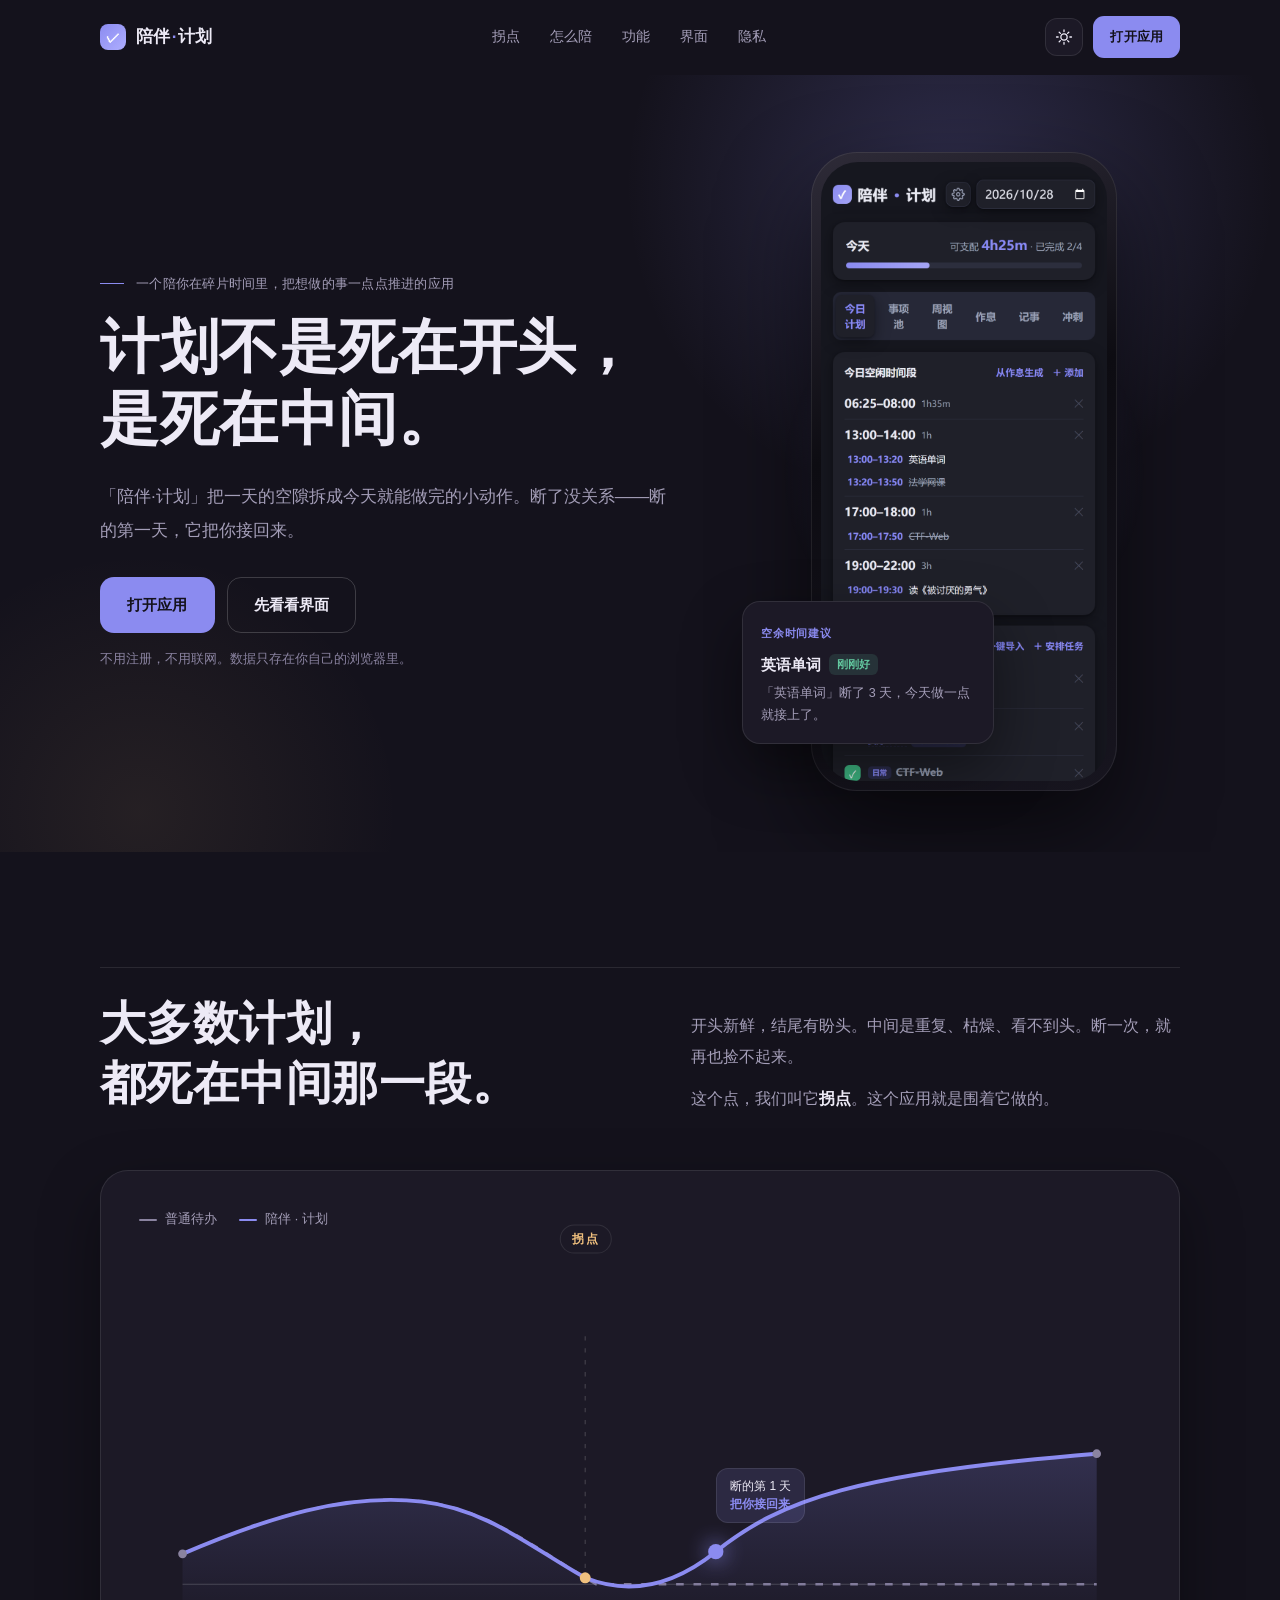
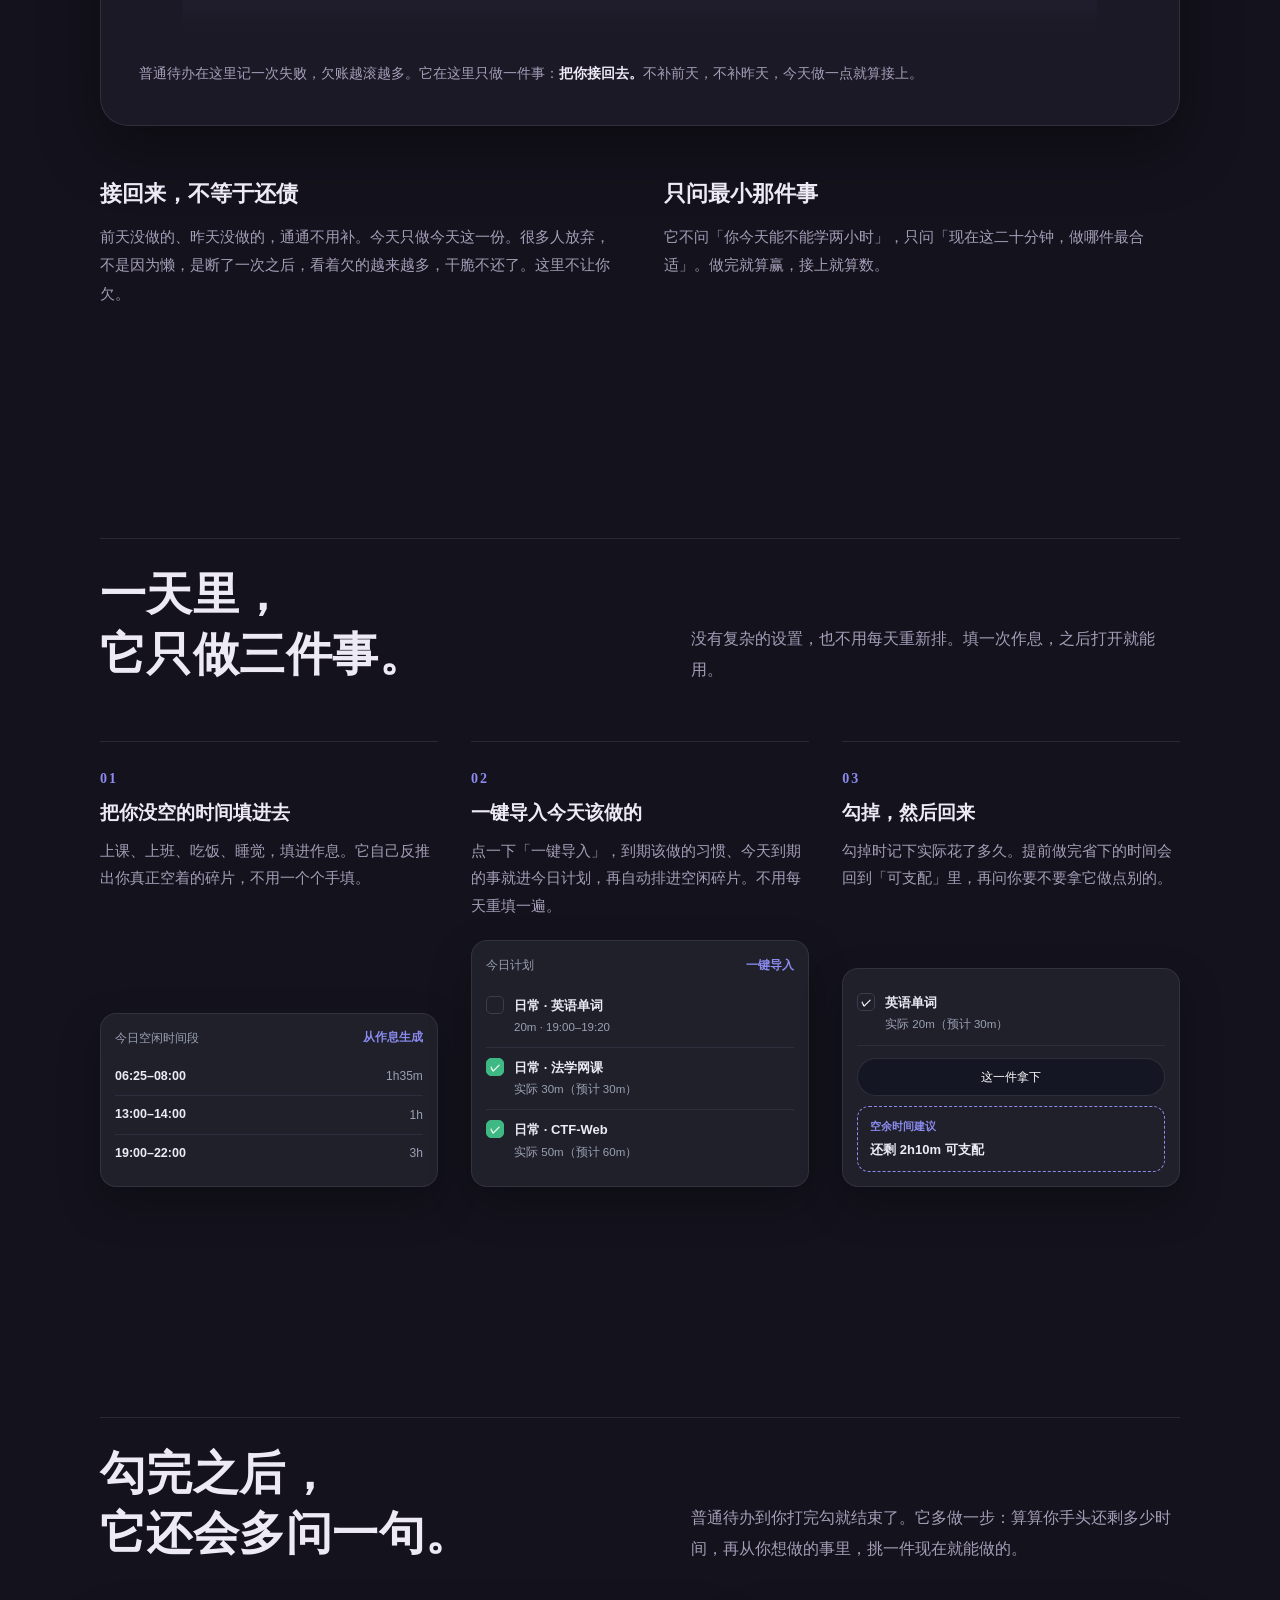
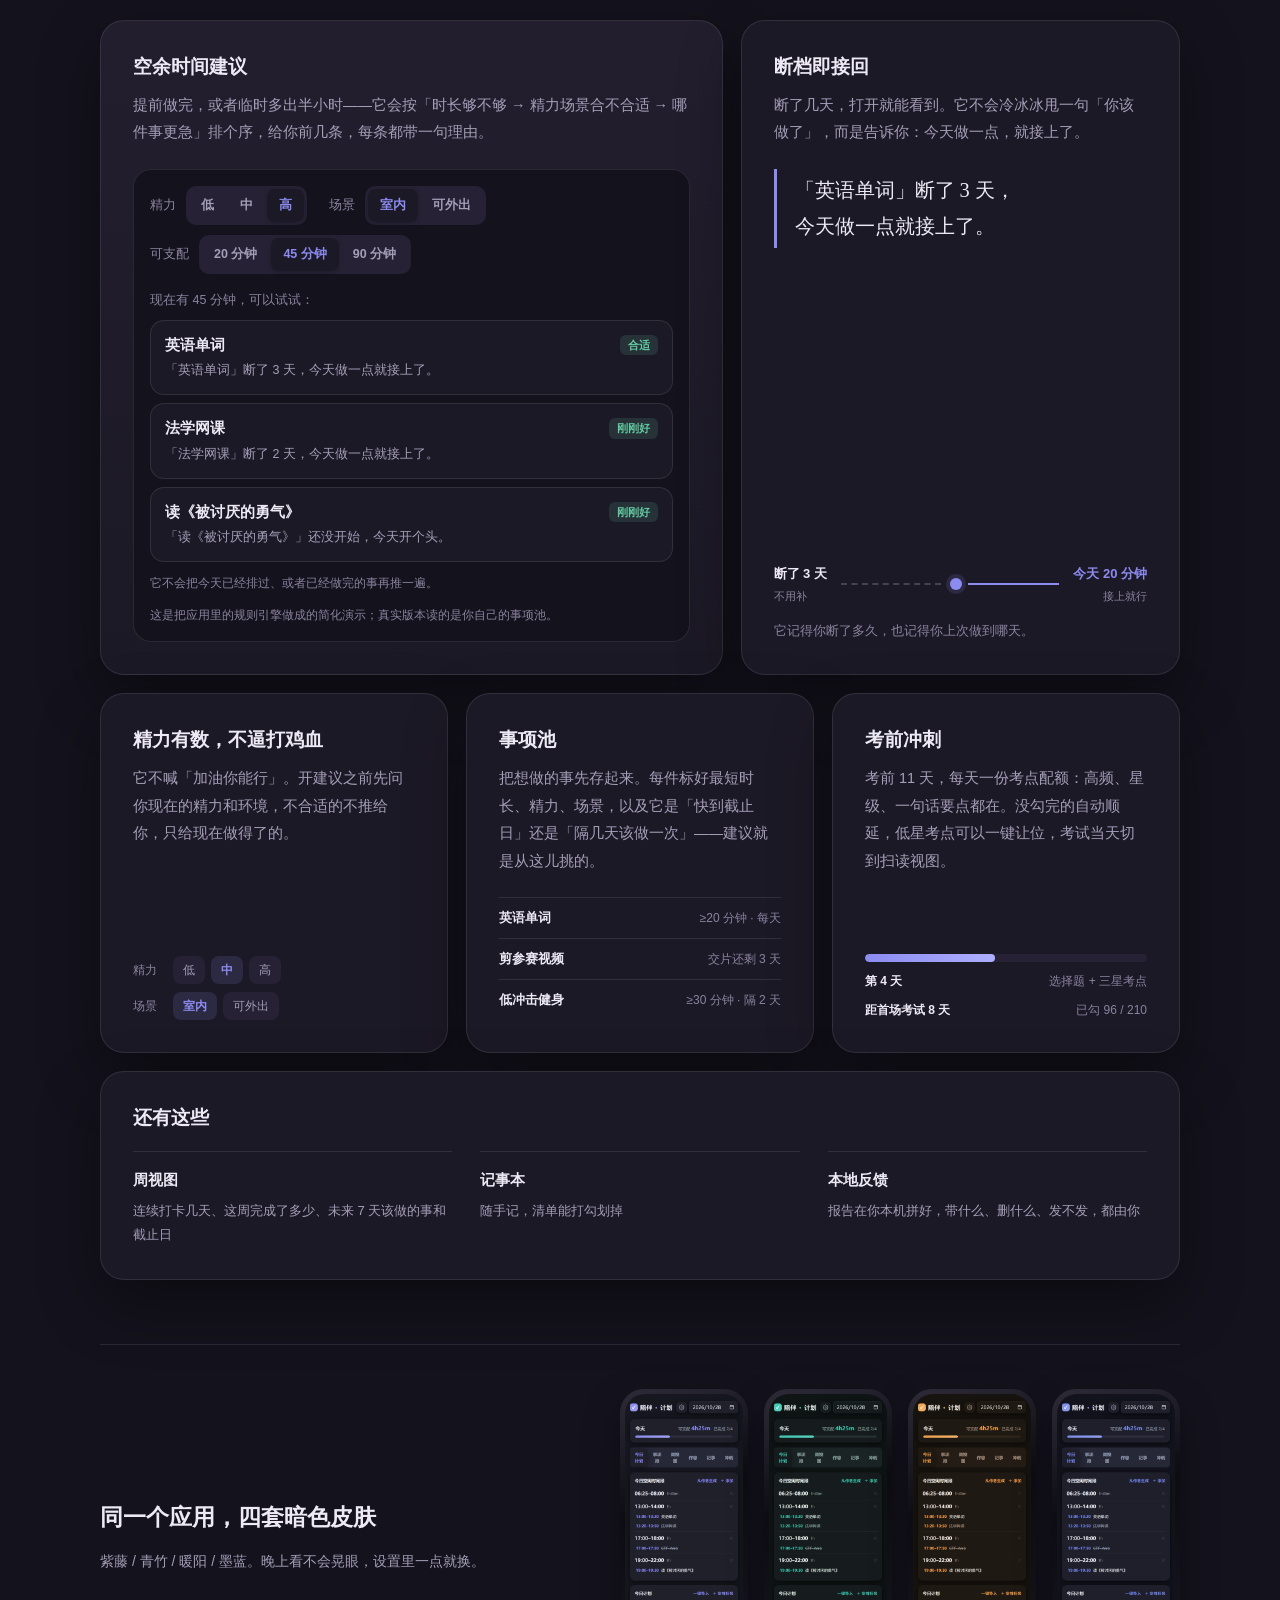
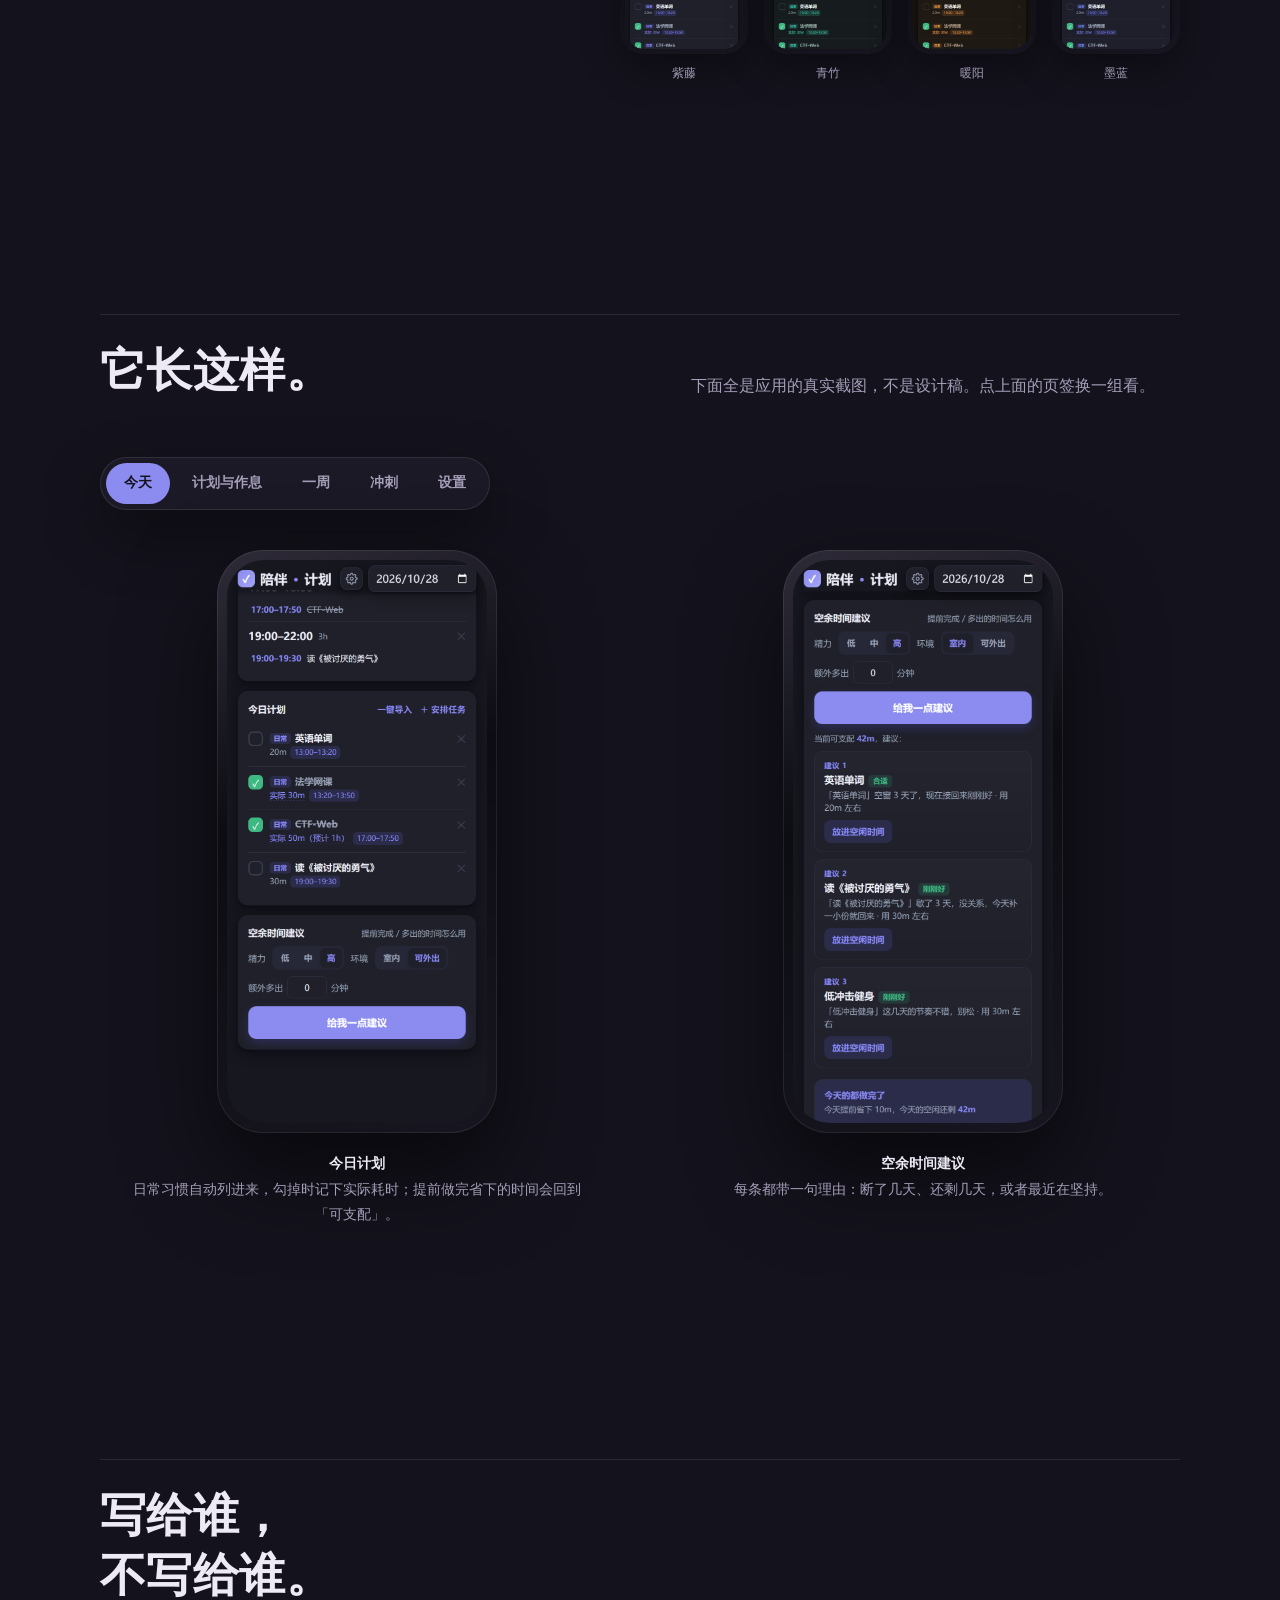
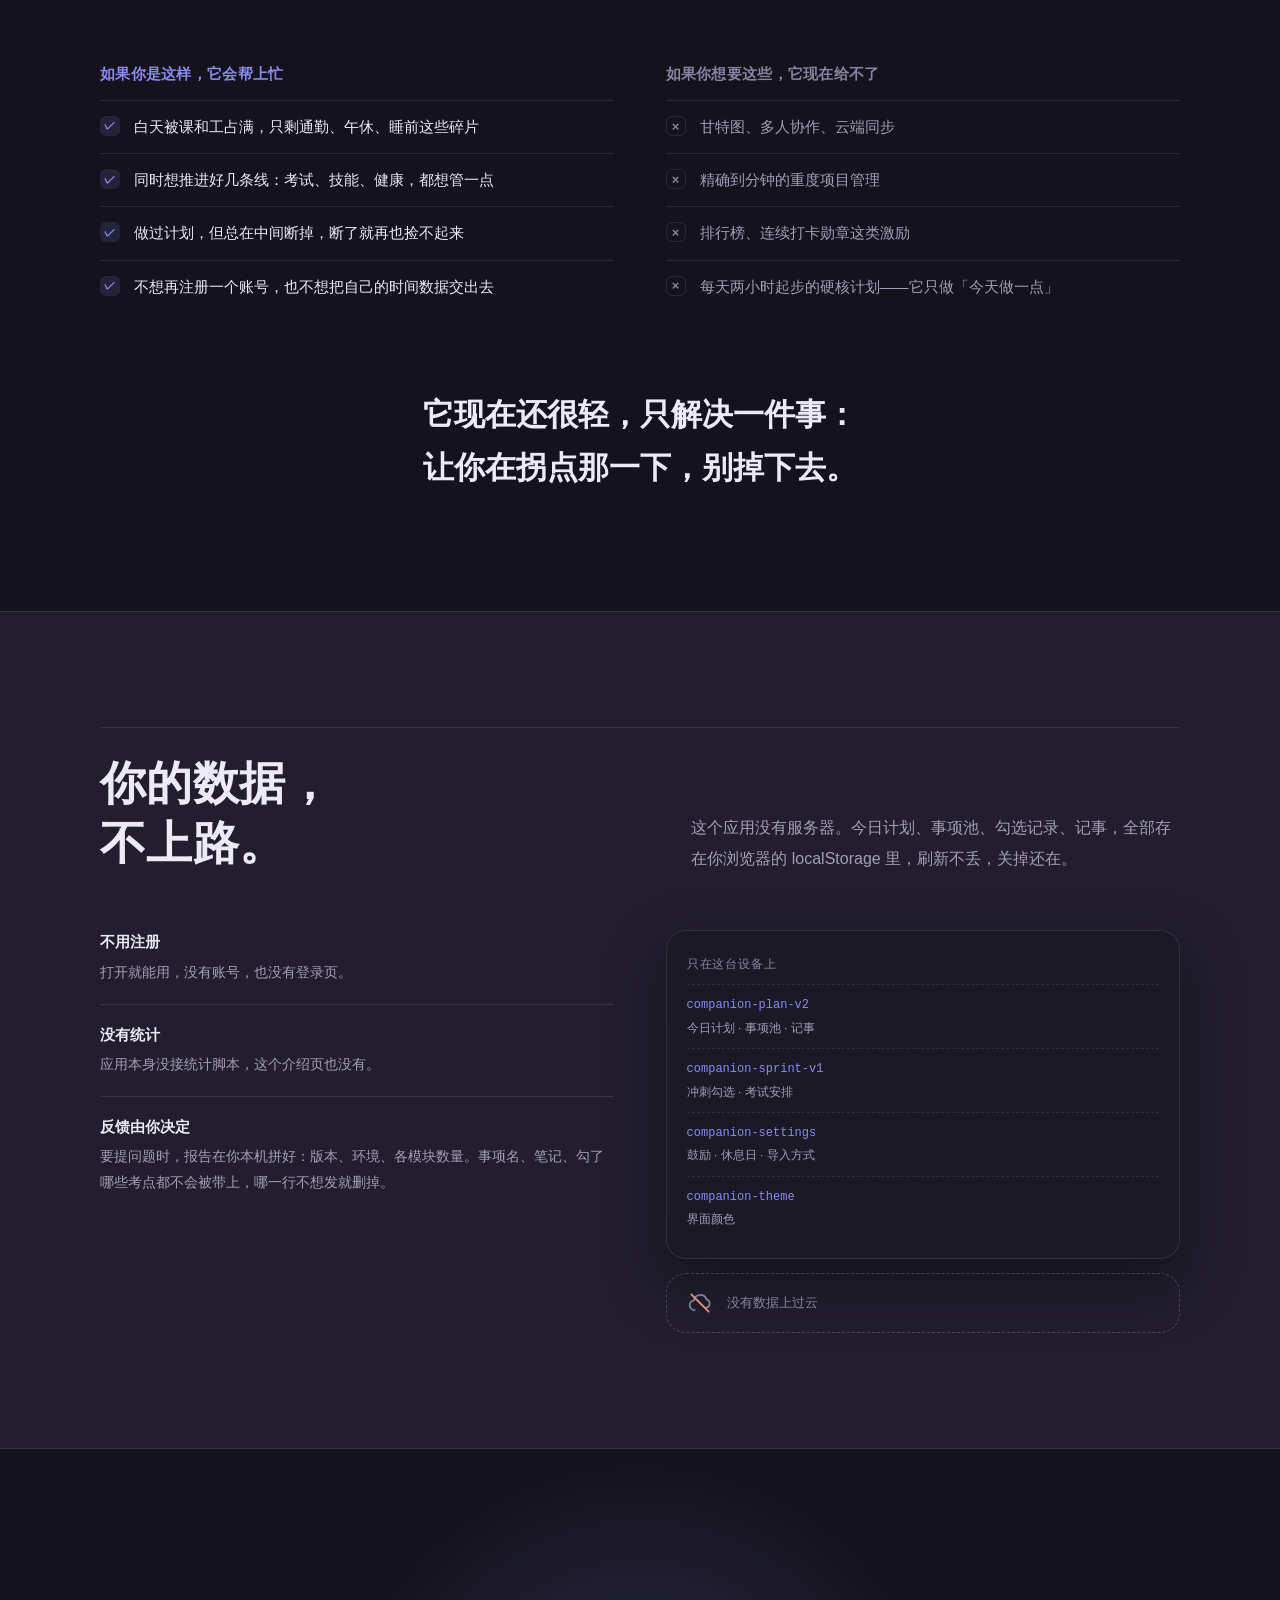
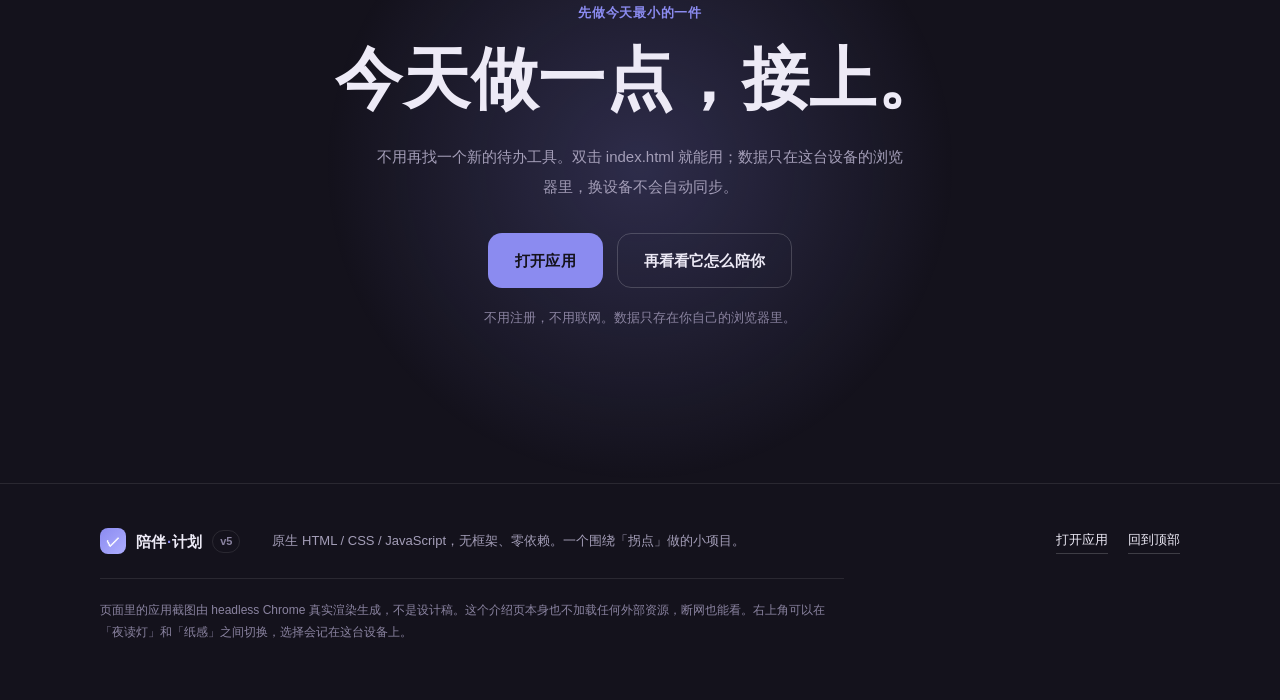
<file: index.html>
<!DOCTYPE html>
<html lang="zh-CN" data-theme="dark">
<head>
<meta charset="UTF-8">
<meta name="viewport" content="width=device-width, initial-scale=1, viewport-fit=cover">
<title>陪伴 · 计划 —— 计划不是死在开头，是死在中间</title>
<meta name="description" content="陪伴·计划：把一天的空隙拆成今天就能做完的最小动作，断了就接回来。纯前端、零依赖，数据只存在你自己的浏览器里。">
<meta name="theme-color" content="#14121C">
<meta property="og:title" content="陪伴 · 计划 —— 计划不是死在开头，是死在中间">
<meta property="og:description" content="把碎片时间拆成今天就能做完的最小动作，断了就接回来。">
<meta property="og:type" content="website">
<meta property="og:image" content="assets/hero-today.png">
<link rel="icon" href="favicon.svg" type="image/svg+xml">
<link rel="preload" as="image" href="assets/hero-today.png">
<link rel="stylesheet" href="styles.css">
<script>
/* 在样式生效前定好主题，避免深色页面闪一下白 */
(function () {
  try {
    var saved = localStorage.getItem("companion-intro-theme");
    if (saved === "light" || saved === "dark") document.documentElement.dataset.theme = saved;
  } catch (e) {}
})();
</script>
</head>
<body>
<a class="skip-link" href="#main">跳到正文</a>

<header class="nav" id="nav">
  <div class="wrap nav-inner">
    <a class="brand" href="#top" aria-label="陪伴·计划，回到顶部">
      <span class="brand-mark" aria-hidden="true">✓</span>
      <span class="brand-name">陪伴<em>·</em>计划</span>
    </a>
    <nav class="nav-links" aria-label="页面导航">
      <a href="#turn">拐点</a>
      <a href="#loop">怎么陪</a>
      <a href="#features">功能</a>
      <a href="#gallery">界面</a>
      <a href="#privacy">隐私</a>
    </nav>
    <div class="nav-actions">
      <button class="theme-btn" id="themeBtn" type="button" aria-label="切换界面风格">
        <svg class="i i-sun" viewBox="0 0 24 24" aria-hidden="true"><circle cx="12" cy="12" r="4.2"/><path d="M12 2.5v2.2M12 19.3v2.2M4.2 12H2M22 12h-2.2M5.6 5.6l1.6 1.6M16.8 16.8l1.6 1.6M18.4 5.6l-1.6 1.6M7.2 16.8l-1.6 1.6"/></svg>
        <svg class="i i-moon" viewBox="0 0 24 24" aria-hidden="true"><path d="M20.2 14.4A8.4 8.4 0 0 1 9.6 3.8a8.4 8.4 0 1 0 10.6 10.6Z"/></svg>
      </button>
      <a class="btn btn-primary btn-nav" href="demo/index.html" target="_blank" rel="noopener">打开应用</a>
    </div>
  </div>
</header>

<main id="main">

  <!-- ========== 首屏 ========== -->
  <section class="hero" id="top">
    <div class="wrap hero-grid">
      <div class="hero-copy">
        <p class="hero-lead">一个陪你在碎片时间里，把想做的事一点点推进的应用</p>
        <h1 class="hero-title">计划不是死在开头，<br>是死在中间。</h1>
        <p class="hero-sub">「陪伴·计划」把一天的空隙拆成今天就能做完的小动作。断了没关系——断的第一天，它把你接回来。</p>
        <div class="hero-actions">
          <a class="btn btn-primary btn-lg" href="demo/index.html" target="_blank" rel="noopener">打开应用</a>
          <a class="btn btn-ghost btn-lg" href="#gallery">先看看界面</a>
        </div>
        <p class="hero-note">不用注册，不用联网。数据只存在你自己的浏览器里。</p>
      </div>

      <div class="hero-visual">
        <div class="hero-glow" aria-hidden="true"></div>
        <div class="phone phone-hero">
          <div class="phone-screen">
            <img src="assets/hero-today.png" width="390" height="844" alt="应用今日视图：今日概览、空闲时间段、今日计划" fetchpriority="high">
          </div>
        </div>
        <figure class="float-card">
          <span class="float-kicker">空余时间建议</span>
          <p class="float-title">英语单词 <span class="fit">刚刚好</span></p>
          <p class="float-reason">「英语单词」断了 3 天，今天做一点就接上了。</p>
        </figure>
      </div>
    </div>
  </section>

  <!-- ========== 拐点 ========== -->
  <section class="section turn" id="turn">
    <div class="wrap">
      <header class="section-head">
        <h2>大多数计划，<br>都死在中间那一段。</h2>
        <div class="section-lead">
          <p>开头新鲜，结尾有盼头。中间是重复、枯燥、看不到头。断一次，就再也捡不起来。</p>
          <p>这个点，我们叫它<strong>拐点</strong>。这个应用就是围着它做的。</p>
        </div>
      </header>

      <div class="chart-card" id="turnChart">
        <div class="chart-head">
          <div class="chart-legend">
            <span><i class="legend-dot legend-muted" aria-hidden="true"></i>普通待办</span>
            <span><i class="legend-dot legend-brand" aria-hidden="true"></i>陪伴 · 计划</span>
          </div>
        </div>
        <div class="chart-wrap">
          <svg class="turn-chart" viewBox="0 0 920 340" role="img" aria-label="曲线对比：普通待办在断档后归零；陪伴·计划在断档第一天重新接上，慢慢回到原来的节奏">
            <defs>
              <linearGradient id="areaBrand" x1="0" y1="0" x2="0" y2="1">
                <stop offset="0" style="stop-color:var(--brand);stop-opacity:.20"/>
                <stop offset="1" style="stop-color:var(--brand);stop-opacity:0"/>
              </linearGradient>
            </defs>
            <line class="chart-axis" x1="40" y1="298" x2="880" y2="298"/>
            <line class="chart-drop" x1="410" y1="70" x2="410" y2="298"/>
            <path class="chart-muted" d="M40 270 C120 236 190 214 260 222 C320 229 360 262 420 298 L880 298"/>
            <path class="chart-area" d="M40 270 C120 236 190 214 260 222 C320 229 360 264 410 292 C450 308 490 300 530 268 C590 220 660 196 880 178 L880 340 L40 340 Z"/>
            <path class="chart-brand" pathLength="1" d="M40 270 C120 236 190 214 260 222 C320 229 360 264 410 292 C450 308 490 300 530 268 C590 220 660 196 880 178"/>
            <circle class="chart-dot dot-start" cx="40" cy="270" r="4"/>
            <circle class="chart-dot dot-junction" cx="410" cy="292" r="5"/>
            <circle class="chart-dot dot-reconnect" cx="530" cy="268" r="7"/>
            <circle class="chart-dot dot-end" cx="880" cy="178" r="4"/>
          </svg>
          <span class="chart-anno anno-turn">拐点</span>
          <span class="chart-anno anno-reconnect">断的第 1 天<br><b>把你接回来</b></span>
        </div>
        <p class="chart-foot">普通待办在这里记一次失败，欠账越滚越多。它在这里只做一件事：<b>把你接回去。</b>不补前天，不补昨天，今天做一点就算接上。</p>
      </div>

      <div class="turn-notes">
        <div class="turn-note">
          <h3>接回来，不等于还债</h3>
          <p>前天没做的、昨天没做的，通通不用补。今天只做今天这一份。很多人放弃，不是因为懒，是断了一次之后，看着欠的越来越多，干脆不还了。这里不让你欠。</p>
        </div>
        <div class="turn-note">
          <h3>只问最小那件事</h3>
          <p>它不问「你今天能不能学两小时」，只问「现在这二十分钟，做哪件最合适」。做完就算赢，接上就算数。</p>
        </div>
      </div>
    </div>
  </section>

  <!-- ========== 一天里只做三件事 ========== -->
  <section class="section loop" id="loop">
    <div class="wrap">
      <header class="section-head">
        <h2>一天里，<br>它只做三件事。</h2>
        <div class="section-lead">
          <p>没有复杂的设置，也不用每天重新排。填一次作息，之后打开就能用。</p>
        </div>
      </header>

      <ol class="steps">
        <li class="step">
          <div class="step-body">
            <span class="step-num" aria-hidden="true">01</span>
            <h3>把你没空的时间填进去</h3>
            <p>上课、上班、吃饭、睡觉，填进作息。它自己反推出你真正空着的碎片，不用一个个手填。</p>
          </div>
          <div class="mini mini-schedule" aria-hidden="true">
            <div class="mini-top"><span>今日空闲时间段</span><em>从作息生成</em></div>
            <div class="mini-frag"><b>06:25–08:00</b><span>1h35m</span></div>
            <div class="mini-frag"><b>13:00–14:00</b><span>1h</span></div>
            <div class="mini-frag"><b>19:00–22:00</b><span>3h</span></div>
          </div>
        </li>
        <li class="step">
          <div class="step-body">
            <span class="step-num" aria-hidden="true">02</span>
            <h3>一键导入今天该做的</h3>
            <p>点一下「一键导入」，到期该做的习惯、今天到期的事就进今日计划，再自动排进空闲碎片。不用每天重填一遍。</p>
          </div>
          <div class="mini mini-tasks" aria-hidden="true">
            <div class="mini-top"><span>今日计划</span><em>一键导入</em></div>
            <div class="mini-task"><i></i><div><b>日常 · 英语单词</b><span>20m · 19:00–19:20</span></div></div>
            <div class="mini-task done"><i>✓</i><div><b>日常 · 法学网课</b><span>实际 30m（预计 30m）</span></div></div>
            <div class="mini-task done"><i>✓</i><div><b>日常 · CTF-Web</b><span>实际 50m（预计 60m）</span></div></div>
          </div>
        </li>
        <li class="step">
          <div class="step-body">
            <span class="step-num" aria-hidden="true">03</span>
            <h3>勾掉，然后回来</h3>
            <p>勾掉时记下实际花了多久。提前做完省下的时间会回到「可支配」里，再问你要不要拿它做点别的。</p>
          </div>
          <div class="mini mini-cheer" aria-hidden="true">
            <div class="mini-check"><i>✓</i><div><b>英语单词</b><span>实际 20m（预计 30m）</span></div></div>
            <div class="mini-toast">这一件拿下</div>
            <div class="mini-sugg"><span>空余时间建议</span><b>还剩 2h10m 可支配</b></div>
          </div>
        </li>
      </ol>
    </div>
  </section>

  <!-- ========== 功能 ========== -->
  <section class="section features" id="features">
    <div class="wrap">
      <header class="section-head">
        <h2>勾完之后，<br>它还会多问一句。</h2>
        <div class="section-lead">
          <p>普通待办到你打完勾就结束了。它多做一步：算算你手头还剩多少时间，再从你想做的事里，挑一件现在就能做的。</p>
        </div>
      </header>

      <div class="bento">
        <article class="feat feat-suggest">
          <h3>空余时间建议</h3>
          <p class="feat-copy">提前做完，或者临时多出半小时——它会按「时长够不够 → 精力场景合不合适 → 哪件事更急」排个序，给你前几条，每条都带一句理由。</p>

          <div class="suggest-tool" id="suggestTool">
            <div class="tool-row">
              <div class="tool-field">
                <span class="tool-label">精力</span>
                <div class="seg" role="group" aria-label="选择现在的精力">
                  <button type="button" data-field="energy" data-v="低" aria-pressed="false">低</button>
                  <button type="button" data-field="energy" data-v="中" aria-pressed="false">中</button>
                  <button type="button" data-field="energy" data-v="高" class="on" aria-pressed="true">高</button>
                </div>
              </div>
              <div class="tool-field">
                <span class="tool-label">场景</span>
                <div class="seg" role="group" aria-label="选择现在的场景">
                  <button type="button" data-field="scene" data-v="室内" class="on" aria-pressed="true">室内</button>
                  <button type="button" data-field="scene" data-v="可外出" aria-pressed="false">可外出</button>
                </div>
              </div>
            </div>
            <div class="tool-row">
              <div class="tool-field">
                <span class="tool-label">可支配</span>
                <div class="seg" role="group" aria-label="选择可支配时间">
                  <button type="button" data-field="mins" data-v="20" aria-pressed="false">20 分钟</button>
                  <button type="button" data-field="mins" data-v="45" class="on" aria-pressed="true">45 分钟</button>
                  <button type="button" data-field="mins" data-v="90" aria-pressed="false">90 分钟</button>
                </div>
              </div>
            </div>
            <div class="tool-out" id="suggestOut" aria-live="polite">
              <p class="tool-now">现在有 45 分钟，可以试试：</p>
              <div class="sugg">
                <div class="sugg-top"><b>英语单词</b><span class="fit">合适</span></div>
                <p>「英语单词」断了 3 天，今天做一点就接上了。</p>
              </div>
              <div class="sugg">
                <div class="sugg-top"><b>法学网课</b><span class="fit">刚刚好</span></div>
                <p>「法学网课」断了 2 天，今天做一点就接上了。</p>
              </div>
              <div class="sugg">
                <div class="sugg-top"><b>读《被讨厌的勇气》</b><span class="fit">刚刚好</span></div>
                <p>「读《被讨厌的勇气》」还没开始，今天开个头。</p>
              </div>
            </div>
            <p class="tool-fine">这是把应用里的规则引擎做成的简化演示；真实版本读的是你自己的事项池。</p>
          </div>
        </article>

        <article class="feat feat-knot">
          <h3>断档即接回</h3>
          <p class="feat-copy">断了几天，打开就能看到。它不会冷冰冰甩一句「你该做了」，而是告诉你：今天做一点，就接上了。</p>
          <blockquote class="quote-card">「英语单词」断了 3 天，<br>今天做一点就接上了。</blockquote>
          <div class="reconnect" aria-hidden="true">
            <div class="rc-item"><span>断了 3 天</span><em>不用补</em></div>
            <div class="rc-track"><i></i></div>
            <div class="rc-item rc-join"><span>今天 20 分钟</span><em>接上就行</em></div>
          </div>
          <p class="feat-note">它记得你断了多久，也记得你上次做到哪天。</p>
        </article>

        <article class="feat feat-energy">
          <h3>精力有数，不逼打鸡血</h3>
          <p class="feat-copy">它不喊「加油你能行」。开建议之前先问你现在的精力和环境，不合适的不推给你，只给现在做得了的。</p>
          <div class="seg-mock" aria-hidden="true">
            <div><span>精力</span><i>低</i><i class="on">中</i><i>高</i></div>
            <div><span>场景</span><i class="on">室内</i><i>可外出</i></div>
          </div>
        </article>

        <article class="feat feat-pool">
          <h3>事项池</h3>
          <p class="feat-copy">把想做的事先存起来。每件标好最短时长、精力、场景，以及它是「快到截止日」还是「隔几天该做一次」——建议就是从这儿挑的。</p>
          <ul class="pool-list">
            <li><span>英语单词</span><em>≥20 分钟 · 每天</em></li>
            <li><span>剪参赛视频</span><em>交片还剩 3 天</em></li>
            <li><span>低冲击健身</span><em>≥30 分钟 · 隔 2 天</em></li>
          </ul>
        </article>

        <article class="feat feat-sprint">
          <h3>考前冲刺</h3>
          <p class="feat-copy">考前 11 天，每天一份考点配额：高频、星级、一句话要点都在。没勾完的自动顺延，低星考点可以一键让位，考试当天切到扫读视图。</p>
          <div class="sprint-mock" aria-hidden="true">
            <div class="sprint-bar"><i style="width:46%"></i></div>
            <div class="sprint-line"><b>第 4 天</b><span>选择题 + 三星考点</span></div>
            <div class="sprint-line"><b>距首场考试 8 天</b><span>已勾 96 / 210</span></div>
          </div>
        </article>

        <article class="feat feat-more">
          <h3>还有这些</h3>
          <ul class="more-list">
            <li><b>周视图</b><span>连续打卡几天、这周完成了多少、未来 7 天该做的事和截止日</span></li>
            <li><b>记事本</b><span>随手记，清单能打勾划掉</span></li>
            <li><b>本地反馈</b><span>报告在你本机拼好，带什么、删什么、发不发，都由你</span></li>
          </ul>
        </article>
      </div>

      <div class="skins">
        <div class="skins-head">
          <h3>同一个应用，四套暗色皮肤</h3>
          <p>紫藤 / 青竹 / 暖阳 / 墨蓝。晚上看不会晃眼，设置里一点就换。</p>
        </div>
        <div class="skin-row">
          <figure class="skin">
            <div class="phone phone-mini"><div class="phone-screen"><img src="assets/hero-today.png" width="390" height="844" alt="紫藤皮肤下的今日视图" loading="lazy"></div></div>
            <figcaption>紫藤</figcaption>
          </figure>
          <figure class="skin">
            <div class="phone phone-mini"><div class="phone-screen"><img src="assets/theme-teal.png" width="390" height="844" alt="青竹皮肤下的今日视图" loading="lazy"></div></div>
            <figcaption>青竹</figcaption>
          </figure>
          <figure class="skin">
            <div class="phone phone-mini"><div class="phone-screen"><img src="assets/theme-amber.png" width="390" height="844" alt="暖阳皮肤下的今日视图" loading="lazy"></div></div>
            <figcaption>暖阳</figcaption>
          </figure>
          <figure class="skin">
            <div class="phone phone-mini"><div class="phone-screen"><img src="assets/theme-ink.png" width="390" height="844" alt="墨蓝皮肤下的今日视图" loading="lazy"></div></div>
            <figcaption>墨蓝</figcaption>
          </figure>
        </div>
      </div>
    </div>
  </section>

  <!-- ========== 界面巡览 ========== -->
  <section class="section gallery" id="gallery">
    <div class="wrap">
      <header class="section-head">
        <h2>它长这样。</h2>
        <div class="section-lead">
          <p>下面全是应用的真实截图，不是设计稿。点上面的页签换一组看。</p>
        </div>
      </header>

      <div class="tabs" role="tablist" aria-label="应用界面截图分类">
        <button class="tab on" role="tab" id="tab-today" aria-controls="panel-today" aria-selected="true">今天</button>
        <button class="tab" role="tab" id="tab-plan" aria-controls="panel-plan" aria-selected="false" tabindex="-1">计划与作息</button>
        <button class="tab" role="tab" id="tab-week" aria-controls="panel-week" aria-selected="false" tabindex="-1">一周</button>
        <button class="tab" role="tab" id="tab-sprint" aria-controls="panel-sprint" aria-selected="false" tabindex="-1">冲刺</button>
        <button class="tab" role="tab" id="tab-settings" aria-controls="panel-settings" aria-selected="false" tabindex="-1">设置</button>
      </div>

      <div class="panels">
        <div class="panel on" role="tabpanel" id="panel-today" aria-labelledby="tab-today">
          <figure class="shot">
            <div class="phone phone-shot"><div class="phone-screen"><img src="assets/today-tasks.png" width="390" height="844" alt="今日计划列表：日常习惯已自动列出，两条已完成并显示实际耗时" loading="lazy"></div></div>
            <figcaption><b>今日计划</b>日常习惯自动列进来，勾掉时记下实际耗时；提前做完省下的时间会回到「可支配」。</figcaption>
          </figure>
          <figure class="shot">
            <div class="phone phone-shot"><div class="phone-screen"><img src="assets/suggest.png" width="390" height="844" alt="空余时间建议：可支配 42 分钟，三条带理由的建议卡片" loading="lazy"></div></div>
            <figcaption><b>空余时间建议</b>每条都带一句理由：断了几天、还剩几天，或者最近在坚持。</figcaption>
          </figure>
        </div>

        <div class="panel" role="tabpanel" id="panel-plan" aria-labelledby="tab-plan" hidden>
          <figure class="shot">
            <div class="phone phone-shot"><div class="phone-screen"><img src="assets/backlog.png" width="390" height="844" alt="事项池：七个事项，每个带优先级、最短时长、精力、场景标签" loading="lazy"></div></div>
            <figcaption><b>事项池</b>每个事项标好最短时长、精力、场景和优先级，建议从这里挑。</figcaption>
          </figure>
          <figure class="shot">
            <div class="phone phone-shot"><div class="phone-screen"><img src="assets/schedule.png" width="390" height="844" alt="作息页：固定占用按工作日、休息日、每天分组" loading="lazy"></div></div>
            <figcaption><b>作息</b>填好每天固定的没空时间，它反推出真正空着的碎片。</figcaption>
          </figure>
        </div>

        <div class="panel" role="tabpanel" id="panel-week" aria-labelledby="tab-week" hidden>
          <figure class="shot">
            <div class="phone phone-shot"><div class="phone-screen"><img src="assets/week.png" width="390" height="844" alt="周视图：本周统计和未来 7 天的截止日与习惯" loading="lazy"></div></div>
            <figcaption><b>周视图</b>连续打卡几天、这周完成了多少，还有未来 7 天该做的事和截止日。</figcaption>
          </figure>
          <figure class="shot">
            <div class="phone phone-shot"><div class="phone-screen"><img src="assets/notes.png" width="390" height="844" alt="记事本：带勾选的清单和普通文字笔记" loading="lazy"></div></div>
            <figcaption><b>记事本</b>随手记。清单能打勾划掉，文字就安安静静放着。</figcaption>
          </figure>
        </div>

        <div class="panel" role="tabpanel" id="panel-sprint" aria-labelledby="tab-sprint" hidden>
          <figure class="shot">
            <div class="phone phone-shot"><div class="phone-screen"><img src="assets/sprint.png" width="390" height="844" alt="冲刺计划：第 1 天配额，按科目分组的考点" loading="lazy"></div></div>
            <figcaption><b>冲刺计划</b>考前 11 天，每天一份考点配额，按科目分组，勾掉即计入进度。</figcaption>
          </figure>
          <figure class="shot">
            <div class="phone phone-shot"><div class="phone-screen"><img src="assets/sprint-exam.png" width="390" height="844" alt="考试日视图：考试安排与当天科目高频扫读" loading="lazy"></div></div>
            <figcaption><b>考试日</b>当天切到扫读视图：考什么、几点考、看哪些高频点。</figcaption>
          </figure>
        </div>

        <div class="panel" role="tabpanel" id="panel-settings" aria-labelledby="tab-settings" hidden>
          <figure class="shot">
            <div class="phone phone-shot"><div class="phone-screen"><img src="assets/settings.png" width="390" height="844" alt="设置弹窗：一键导入方式、鼓励频率、四套暗色皮肤" loading="lazy"></div></div>
            <figcaption><b>设置</b>一键导入的方式、勾掉任务时的鼓励频率、四套暗色皮肤，都在这儿。</figcaption>
          </figure>
          <div class="shot-side">
            <h3>它没打算让你配置一整天</h3>
            <p>设置里只有几项：导入方式、鼓励频率、界面颜色。剩下的交给规则，你只管今天做哪几件。</p>
            <p class="shot-side-note">应用目前没有任何云同步和账号体系。换设备要重新填，这是刻意换来的简单。</p>
          </div>
        </div>
      </div>
    </div>
  </section>

  <!-- ========== 写给谁 ========== -->
  <section class="section who" id="who">
    <div class="wrap">
      <header class="section-head">
        <h2>写给谁，<br>不写给谁。</h2>
      </header>
      <div class="who-grid">
        <div class="who-col">
          <h3>如果你是这样，它会帮上忙</h3>
          <ul class="check-list">
            <li>白天被课和工占满，只剩通勤、午休、睡前这些碎片</li>
            <li>同时想推进好几条线：考试、技能、健康，都想管一点</li>
            <li>做过计划，但总在中间断掉，断了就再也捡不起来</li>
            <li>不想再注册一个账号，也不想把自己的时间数据交出去</li>
          </ul>
        </div>
        <div class="who-col who-col-no">
          <h3>如果你想要这些，它现在给不了</h3>
          <ul class="cross-list">
            <li>甘特图、多人协作、云端同步</li>
            <li>精确到分钟的重度项目管理</li>
            <li>排行榜、连续打卡勋章这类激励</li>
            <li>每天两小时起步的硬核计划——它只做「今天做一点」</li>
          </ul>
        </div>
      </div>
      <blockquote class="who-quote">它现在还很轻，只解决一件事：<br>让你在拐点那一下，别掉下去。</blockquote>
    </div>
  </section>

  <!-- ========== 数据与隐私 ========== -->
  <section class="section privacy" id="privacy">
    <div class="wrap">
      <header class="section-head">
        <h2>你的数据，<br>不上路。</h2>
        <div class="section-lead">
          <p>这个应用没有服务器。今日计划、事项池、勾选记录、记事，全部存在你浏览器的 localStorage 里，刷新不丢，关掉还在。</p>
        </div>
      </header>
      <div class="privacy-grid">
        <ul class="privacy-points">
          <li><b>不用注册</b><span>打开就能用，没有账号，也没有登录页。</span></li>
          <li><b>没有统计</b><span>应用本身没接统计脚本，这个介绍页也没有。</span></li>
          <li><b>反馈由你决定</b><span>要提问题时，报告在你本机拼好：版本、环境、各模块数量。事项名、笔记、勾了哪些考点都不会被带上，哪一行不想发就删掉。</span></li>
        </ul>
        <div class="privacy-visual" aria-label="数据显示示意：所有数据只存在本地浏览器">
          <div class="local-card">
            <span class="local-label">只在这台设备上</span>
            <ul>
              <li><code>companion-plan-v2</code><em>今日计划 · 事项池 · 记事</em></li>
              <li><code>companion-sprint-v1</code><em>冲刺勾选 · 考试安排</em></li>
              <li><code>companion-settings</code><em>鼓励 · 休息日 · 导入方式</em></li>
              <li><code>companion-theme</code><em>界面颜色</em></li>
            </ul>
          </div>
          <div class="cloud-card">
            <svg viewBox="0 0 24 24" aria-hidden="true"><path d="M7 18.5a4.5 4.5 0 0 1-.6-8.96A6 6 0 0 1 18 8.7a4 4 0 0 1-.6 7.8"/><path class="cloud-slash" d="M4 4l16 16"/></svg>
            <span>没有数据上过云</span>
          </div>
        </div>
      </div>
    </div>
  </section>

  <!-- ========== 收尾 ========== -->
  <section class="section cta" id="start">
    <div class="wrap cta-inner">
      <p class="cta-kicker">先做今天最小的一件</p>
      <h2 class="cta-title">今天做一点，接上。</h2>
      <p class="cta-sub">不用再找一个新的待办工具。双击 index.html 就能用；数据只在这台设备的浏览器里，换设备不会自动同步。</p>
      <div class="cta-actions">
        <a class="btn btn-primary btn-lg" href="demo/index.html" target="_blank" rel="noopener">打开应用</a>
        <a class="btn btn-ghost btn-lg" href="#turn">再看看它怎么陪你</a>
      </div>
      <p class="cta-note">不用注册，不用联网。数据只存在你自己的浏览器里。</p>
    </div>
  </section>
</main>

<footer class="footer">
  <div class="wrap footer-inner">
    <div class="footer-top">
      <div class="footer-brand">
        <span class="brand-mark" aria-hidden="true">✓</span>
        <b>陪伴<em>·</em>计划</b>
        <span class="footer-ver">v5</span>
      </div>
      <p class="footer-desc">原生 HTML / CSS / JavaScript，无框架、零依赖。一个围绕「拐点」做的小项目。</p>
      <div class="footer-links">
        <a href="demo/index.html" target="_blank" rel="noopener">打开应用</a>
        <a href="#top">回到顶部</a>
      </div>
    </div>
    <p class="footer-note">页面里的应用截图由 headless Chrome 真实渲染生成，不是设计稿。这个介绍页本身也不加载任何外部资源，断网也能看。右上角可以在「夜读灯」和「纸感」之间切换，选择会记在这台设备上。</p>
  </div>
</footer>

<noscript>
  <style>
    .panel[hidden]{display:block!important}
    .theme-btn{display:none}
  </style>
</noscript>

<script src="script.js"></script>
</body>
</html>
</file>
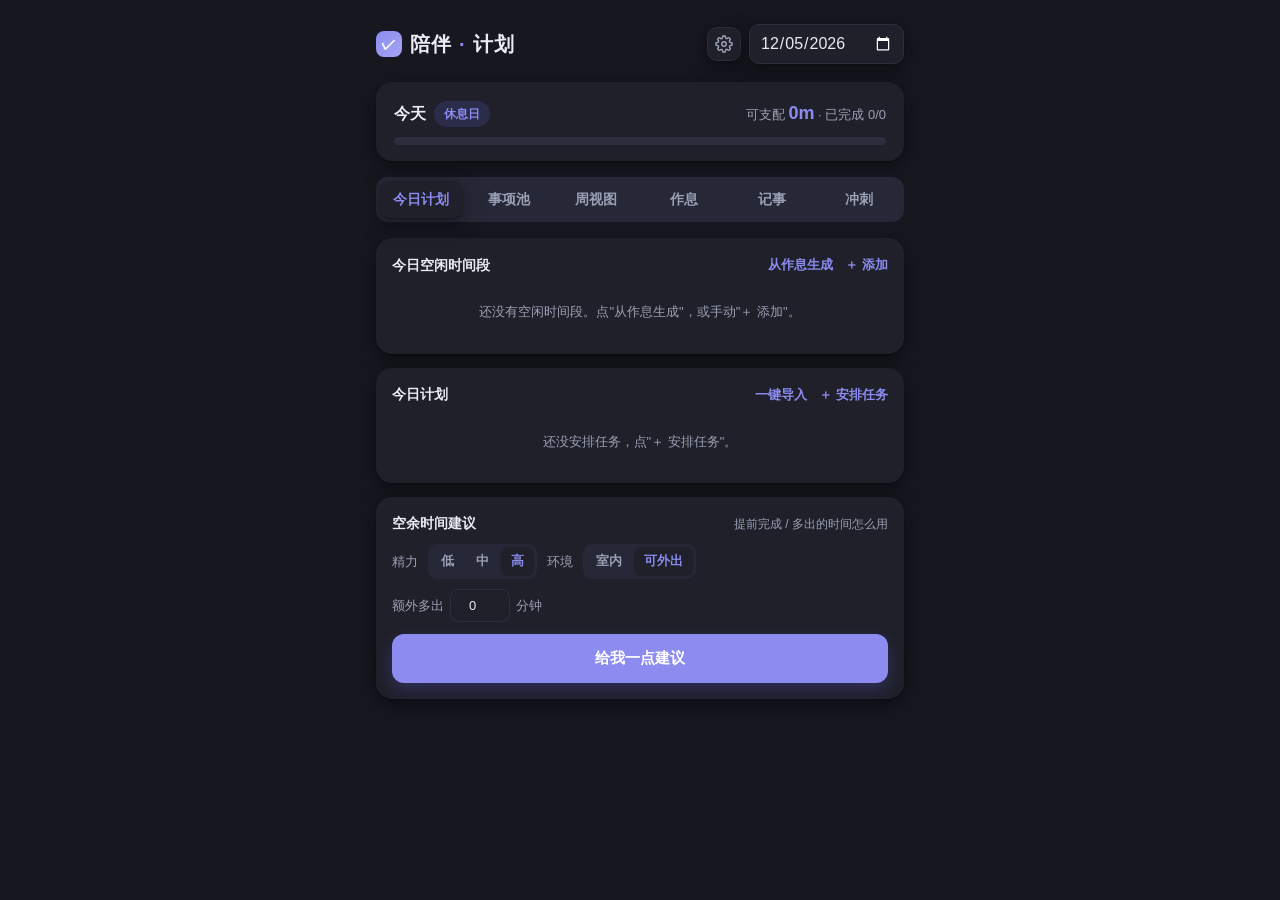
<file: demo/index.html>
<!DOCTYPE html>
<html lang="zh-CN">
<head>
<meta charset="UTF-8">
<meta name="viewport" content="width=device-width, initial-scale=1, viewport-fit=cover">
<meta name="theme-color" content="#16171F">
<meta name="mobile-web-app-capable" content="yes">
<meta name="apple-mobile-web-app-capable" content="yes">
<meta name="apple-mobile-web-app-title" content="陪伴·计划">
<meta name="description" content="把空余时间拆成今天就能做完的最小动作，陪你度过坚持里最难的那段，断了就接回来。">
<link rel="icon" href="data:image/svg+xml,%3Csvg xmlns='http://www.w3.org/2000/svg' viewBox='0 0 100 100'%3E%3Crect width='100' height='100' rx='24' fill='%235B5BD6'/%3E%3Cpath d='M28 52 L44 68 L74 34' stroke='white' stroke-width='9' fill='none' stroke-linecap='round' stroke-linejoin='round'/%3E%3C/svg%3E">
<link rel="stylesheet" href="styles.css">
<link rel="manifest" href="manifest.webmanifest">
<title>陪伴 · 计划</title>
</head>
<body>
<div class="wrap">

  <header class="top">
    <div class="brand-row">
      <div class="brand"><span class="mark">✓</span>陪伴<em>·</em>计划</div>
      <div class="datebox">
        <button id="settingsBtn" class="settings-btn" title="设置" aria-label="设置">
          <svg viewBox="0 0 24 24" width="18" height="18" fill="none" stroke="currentColor" stroke-width="2" stroke-linecap="round" stroke-linejoin="round"><circle cx="12" cy="12" r="3"/><path d="M19.4 15a1.65 1.65 0 0 0 .33 1.82l.06.06a2 2 0 1 1-2.83 2.83l-.06-.06a1.65 1.65 0 0 0-1.82-.33 1.65 1.65 0 0 0-1 1.51V21a2 2 0 1 1-4 0v-.09A1.65 1.65 0 0 0 9 19.4a1.65 1.65 0 0 0-1.82.33l-.06.06a2 2 0 1 1-2.83-2.83l.06-.06a1.65 1.65 0 0 0 .33-1.82 1.65 1.65 0 0 0-1.51-1H3a2 2 0 1 1 0-4h.09A1.65 1.65 0 0 0 4.6 9a1.65 1.65 0 0 0-.33-1.82l-.06-.06a2 2 0 1 1 2.83-2.83l.06.06a1.65 1.65 0 0 0 1.82.33H9a1.65 1.65 0 0 0 1-1.51V3a2 2 0 1 1 4 0v.09a1.65 1.65 0 0 0 1 1.51 1.65 1.65 0 0 0 1.82-.33l.06-.06a2 2 0 1 1 2.83 2.83l-.06.06a1.65 1.65 0 0 0-.33 1.82V9a1.65 1.65 0 0 0 1.51 1H21a2 2 0 1 1 0 4h-.09a1.65 1.65 0 0 0-1.51 1z"/></svg>
        </button>
        <input type="date" id="datePicker">
      </div>
    </div>
  </header>

  <!-- 出错兜底：白屏了也得让用户找得到反馈入口 -->
  <div class="err-bar" id="errBar">
    <span class="err-txt">刚才出了点问题</span>
    <button class="link" id="errBarGo">把问题发我</button>
    <span class="err-x" id="errBarClose">✕</span>
  </div>

  <div class="overview">
    <div class="row1">
      <div class="ov-title">
        <h2 id="ovTitle">今日</h2>
        <span class="pill" id="ovRest" style="display:none">休息日</span>
      </div>
      <div class="free">可支配 <b id="ovFree">0h</b> · 已完成 <span id="ovDone">0/0</span></div>
    </div>
    <div class="meter"><i id="ovMeter" style="width:0%"></i></div>
  </div>

  <div class="tabs">
    <button id="tabToday" class="on">今日计划</button>
    <button id="tabBacklog">事项池</button>
    <button id="tabWeek">周视图</button>
    <button id="tabSchedule">作息</button>
    <button id="tabNotes">记事</button>
    <button id="tabSprint">冲刺</button>
  </div>

  <!-- 今日视图 -->
  <section class="view on" id="viewToday">
    <div class="card">
      <h3>今日空闲时间段
        <span class="hdr-actions">
          <button class="link" id="genFrag">从作息生成</button>
          <button class="link" id="addFrag">＋ 添加</button>
        </span>
      </h3>
      <div id="fragList"></div>
    </div>

    <div class="card">
      <h3>今日计划
        <span class="hdr-actions">
          <button class="link" id="importTasks">一键导入</button>
          <button class="link" id="addTask">＋ 安排任务</button>
        </span>
      </h3>
      <div id="taskList"></div>
    </div>

    <div class="card">
      <h3>空余时间建议 <span class="hint">提前完成 / 多出的时间怎么用</span></h3>
      <div class="suggest-ctrl">
        <span style="font-size:13px;color:var(--sub)">精力</span>
        <div class="seg" id="segEnergy">
          <button data-v="低">低</button><button data-v="中">中</button><button data-v="高" class="on">高</button>
        </div>
        <span style="font-size:13px;color:var(--sub)">环境</span>
        <div class="seg" id="segScene">
          <button data-v="室内">室内</button><button data-v="可外出" class="on">可外出</button>
        </div>
      </div>
      <div class="extra-min" style="margin-top:10px">
        额外多出 <input type="number" id="extraMin" value="0" min="0"> 分钟
      </div>
      <button class="btn-primary" id="btnSuggest">给我一点建议</button>
      <div id="suggList"></div>
    </div>
  </section>

  <!-- 事项池视图 -->
  <section class="view" id="viewBacklog">
    <div class="card">
      <h3>自我提升事项池 <button class="link" id="addBacklog">＋ 添加</button></h3>
      <p class="hint" style="font-size:12px;color:var(--sub);margin-bottom:6px">这些是你"想做的事"，空余时间建议从这里挑。⭐=刚需主线，优先级越高越优先。</p>
      <div id="backlogList"></div>
    </div>
  </section>

  <!-- 周视图 -->
  <section class="view" id="viewWeek">
    <div class="card">
      <h3>本周统计</h3>
      <div id="weekStats"></div>
    </div>
    <div class="card">
      <h3>未来 7 天 <span class="hint">截止日 / 该做的习惯</span></h3>
      <div id="weekList"></div>
    </div>
  </section>

  <!-- 作息视图 -->
  <section class="view" id="viewSchedule">
    <div class="card">
      <h3>每周休息日 <span class="hint">这几天按「休息日作息」走，时间更宽裕</span></h3>
      <div class="rest-quick">
        <button class="link" id="restPreset2">休2天 · 周六周日</button>
        <button class="link" id="restPreset1">休1天 · 周日</button>
      </div>
      <div class="days-pick" id="restDays">
        <label><input type="checkbox" value="1"><span>一</span></label>
        <label><input type="checkbox" value="2"><span>二</span></label>
        <label><input type="checkbox" value="3"><span>三</span></label>
        <label><input type="checkbox" value="4"><span>四</span></label>
        <label><input type="checkbox" value="5"><span>五</span></label>
        <label><input type="checkbox" value="6"><span>六</span></label>
        <label><input type="checkbox" value="7"><span>日</span></label>
      </div>
      <div class="rest-summary" id="restSummary"></div>
    </div>
    <div class="card">
      <h3>固定占用 <span class="hint">上课 / 吃饭 / 睡觉等</span></h3>
      <p style="font-size:12.5px;color:var(--sub);margin-bottom:10px">填好每天固定的"没空时间"，应用会自动反推出你的空闲碎片时间（"今日"里点"从作息生成"）。</p>
      <div id="occList"></div>
      <button class="btn-ghost" id="addOcc">＋ 添加占用</button>
    </div>
  </section>

  <!-- 记事本视图 -->
  <section class="view" id="viewNotes">
    <div class="card">
      <h3>记事本 <span class="hint">随手记 · 清单能打勾划掉</span></h3>
      <div class="note-type-row">
        <span class="lbl">类型</span>
        <div class="seg" id="segNoteType">
          <button data-v="todo" class="on">清单</button>
          <button data-v="note">文字</button>
        </div>
      </div>
      <div class="note-input-row">
        <textarea id="noteInput" rows="2" placeholder="记点什么，回车保存 · Ctrl+回车换行"></textarea>
        <button id="btnAddNote">记下</button>
      </div>
      <div id="noteList"></div>
    </div>
  </section>

  <!-- 冲刺视图：考前 11 天备考计划 -->
  <section class="view" id="viewSprint">
    <div class="sprint-head">
      <div class="sp-title" id="spTitle">冲刺计划</div>
      <div class="sp-meta" id="spMeta"></div>
      <div class="sp-meter"><i id="spMeter" style="width:0%"></i></div>
    </div>

    <div class="card" id="spExamCard" style="display:none">
      <h3>考试安排 <span class="hint">以准考证为准，可直接修改</span></h3>
      <div id="spExamList"></div>
    </div>

    <div class="card">
      <h3 id="spDayTitle">今日配额
        <span class="hdr-actions">
          <button class="link" id="spExpandAllBtn">全部展开</button>
          <button class="link" id="spYieldBtn">低星让位</button>
        </span>
      </h3>
      <div id="spDebt"></div>
      <div id="sprintList"></div>
      <div id="spYielded"></div>
    </div>
  </section>

</div>

<!-- 弹窗：添加时间段 -->
<div class="modal-mask" id="mFrag">
  <div class="modal">
    <h3>添加空闲时间段</h3>
    <div class="row2">
      <div class="field"><label>开始</label><input type="time" id="fStart" value="09:00"></div>
      <div class="field"><label>结束</label><input type="time" id="fEnd" value="10:00"></div>
    </div>
    <div class="actions"><button id="mFragCancel">取消</button><button class="primary" id="mFragOk">保存</button></div>
  </div>
</div>

<!-- 弹窗：添加任务 -->
<div class="modal-mask" id="mTask">
  <div class="modal">
    <h3>安排一个任务</h3>
    <div class="field"><label>来源（事项池，可选）</label><select id="tBacklog"><option value="">— 自定义任务 —</option></select></div>
    <div class="field"><label>任务名</label><input type="text" id="tName" placeholder="例如：读 30 页书"></div>
    <div class="field"><label>预计时长（分钟）</label><input type="number" id="tMin" value="60" min="5" step="5"></div>
    <div class="actions"><button id="mTaskCancel">取消</button><button class="primary" id="mTaskOk">保存</button></div>
  </div>
</div>

<!-- 弹窗：完成打卡（强制上报实际耗时，否则算不出提前省下的时间） -->
<div class="modal-mask" id="mActual">
  <div class="modal">
    <h3 id="aTitle">完成打卡</h3>
    <p class="hint" id="aHint" style="font-size:12.5px;color:var(--sub);margin-bottom:10px"></p>
    <div class="field">
      <label>实际耗时（分钟）</label>
      <input type="number" id="aMin" min="0" step="1" placeholder="这件事你实际花了多久">
    </div>
    <div class="a-quick"><button class="link" id="aQuick">就按预计</button></div>
    <div class="actions"><button id="mActualCancel">取消</button><button class="primary" id="mActualOk" disabled>完成打卡</button></div>
  </div>
</div>

<!-- 弹窗：添加事项 -->
<div class="modal-mask" id="mBacklog">
  <div class="modal">
    <h3>添加事项</h3>
    <div class="field"><label>名称</label><input type="text" id="bName" placeholder="例如：练字"></div>
    <div class="field"><label>说明</label><input type="text" id="bDesc" placeholder="一句话说明"></div>
    <div class="field"><label>最短时长（分钟）</label><input type="number" id="bMin" value="20" min="5" step="5"></div>
    <div class="row2">
      <div class="field"><label>精力</label>
        <select id="bEnergy"><option>低</option><option>中</option><option selected>高</option></select>
      </div>
      <div class="field"><label>场景</label>
        <select id="bScene"><option>室内</option><option>室外</option><option selected>不限</option></select>
      </div>
    </div>
    <div class="field"><label>优先级来源</label>
      <select id="bType"><option value="deadline">截止日期</option><option value="habit" selected>习惯频率</option></select>
    </div>
    <div class="field" id="bDeadlineWrap" style="display:none"><label>截止日期（截止型）</label><input type="date" id="bDeadline"></div>
    <div class="field" id="bIntervalWrap"><label>习惯间隔（天）</label><input type="number" id="bInterval" value="2" min="1" step="1"></div>
    <div class="actions"><button id="mBacklogCancel">取消</button><button class="primary" id="mBacklogOk">保存</button></div>
  </div>
</div>

<!-- 弹窗：添加占用 -->
<div class="modal-mask" id="mOcc">
  <div class="modal">
    <h3>添加固定占用</h3>
    <div class="field"><label>名称</label><input type="text" id="oLabel" placeholder="例如：上课 / 午饭"></div>
    <div class="row2">
      <div class="field"><label>开始</label><input type="time" id="oStart" value="08:30"></div>
      <div class="field"><label>结束</label><input type="time" id="oEnd" value="11:40"></div>
    </div>
    <div class="field"><label>每周哪几天</label>
      <div class="days-quick">
        <button type="button" data-fill="work">工作日</button>
        <button type="button" data-fill="rest">休息日</button>
        <button type="button" data-fill="all">每天</button>
      </div>
      <div class="days-pick" id="oDays">
        <label><input type="checkbox" value="1" checked><span>一</span></label>
        <label><input type="checkbox" value="2" checked><span>二</span></label>
        <label><input type="checkbox" value="3" checked><span>三</span></label>
        <label><input type="checkbox" value="4" checked><span>四</span></label>
        <label><input type="checkbox" value="5" checked><span>五</span></label>
        <label><input type="checkbox" value="6"><span>六</span></label>
        <label><input type="checkbox" value="7"><span>日</span></label>
      </div>
    </div>
    <div class="actions"><button id="mOccCancel">取消</button><button class="primary" id="mOccOk">保存</button></div>
  </div>
</div>

<!-- 弹窗：选择导入方式（首次） -->
<div class="modal-mask" id="mImportMode">
  <div class="modal">
    <h3>选择导入方式</h3>
    <p class="hint" style="font-size:12.5px;color:var(--sub);margin-bottom:10px">决定「一键导入」把哪些事项拉进今日计划，之后可在设置里改。</p>
    <div class="import-modes">
      <button data-mode="due"><b>今天该做的</b><span>到期习惯 + 已到/今天截止的截止型</span></button>
      <button data-mode="all"><b>全部事项</b><span>事项池里所有事项都列进来</span></button>
      <button data-mode="pick"><b>弹窗勾选</b><span>自己勾选要导入哪些</span></button>
    </div>
  </div>
</div>

<!-- 弹窗：勾选要导入的事项 -->
<div class="modal-mask" id="mImportPick">
  <div class="modal">
    <h3>勾选要导入的事项</h3>
    <div id="importPickList"></div>
    <div class="actions"><button id="mImportPickCancel">取消</button><button class="primary" id="mImportPickOk">导入所选</button></div>
  </div>
</div>

<!-- 弹窗：设置 -->
<div class="modal-mask" id="mSettings">
  <div class="modal">
    <h3>设置</h3>

    <div class="set-section-title">通用</div>
    <div class="set-group">
      <div class="set-label">界面颜色</div>
      <div class="set-themes">
        <button data-set-theme="violet"><i class="t-swatch violet"></i>紫藤</button>
        <button data-set-theme="teal"><i class="t-swatch teal"></i>青竹</button>
        <button data-set-theme="amber"><i class="t-swatch amber"></i>暖阳</button>
        <button data-set-theme="ink"><i class="t-swatch ink"></i>墨蓝</button>
      </div>
    </div>

    <div class="set-section-title">今日计划</div>
    <div class="set-group">
      <div class="set-label">一键导入方式</div>
      <div class="seg" id="setImportMode">
        <button data-v="due">今天该做</button>
        <button data-v="all">全部</button>
        <button data-v="pick">勾选</button>
      </div>
      <div class="set-hint" id="setImportModeHint">还没选过，首次点「一键导入」时会先让你选。</div>
    </div>
    <div class="set-group">
      <div class="set-label">勾掉任务时的鼓励</div>
      <div class="set-row">
        <span class="set-name">每次勾掉就弹一句</span>
        <label class="switch"><input type="checkbox" id="setCheerEvery"><i></i></label>
      </div>
      <div class="set-row">
        <span class="set-name">勾到一定数量时弹</span>
        <div class="seg" id="setCheerMilestone">
          <button data-v="0">关</button>
          <button data-v="3">3 个</button>
          <button data-v="5">5 个</button>
        </div>
      </div>
      <div class="set-row">
        <span class="set-name">今天任务全做完时弹</span>
        <label class="switch"><input type="checkbox" id="setCheerDone"><i></i></label>
      </div>
    </div>

    <div class="set-section-title">其他</div>
    <div class="set-group">
      <div class="set-label">反馈问题 / 提建议</div>
      <div class="set-hint">发现 bug、或者用着别扭的地方，都写在这儿。报告在你本机生成，不会自己发出去。</div>
      <div style="margin-top:8px"><button class="link" id="feedbackBtn">打开反馈窗口</button></div>
    </div>

    <div class="actions"><button class="primary" id="mSettingsClose">完成</button></div>
  </div>
</div>

<!-- 弹窗：反馈（报告在本机生成，不自动发送） -->
<div class="modal-mask" id="mFeedback">
  <div class="modal">
    <h3>反馈问题 / 提建议</h3>
    <p class="hint" id="fbHint" style="font-size:12.5px;color:var(--sub);margin-bottom:10px"></p>
    <div class="field"><label>当时在做什么 / 问题描述</label>
      <textarea id="fbText" rows="3" placeholder="例如：在冲刺页点「全部展开」，页面卡了两秒"></textarea></div>
    <div class="field"><label>会自动带上的诊断信息（可以删掉任何一行）</label>
      <textarea id="fbReport" rows="10" spellcheck="false"></textarea></div>
    <div class="actions">
      <button id="mFeedbackCancel">关闭</button>
      <button id="fbCopy">复制报告</button>
      <button class="primary" id="fbMail">发邮件给我</button>
    </div>
    <div class="fb-alt">
      <button class="link" id="fbSave">存成文件</button>
      <button class="link" id="fbIssue">去 GitHub 提 issue</button>
      <button class="link" id="fbClear">清空报错记录</button>
    </div>
  </div>
</div>

<div id="toast" class="toast"></div>

<script src="plan-data.js"></script>
<script src="app.js"></script>
</body>
</html>
</file>
<file: styles.css>
/* =========================================================
   陪伴 · 计划 —— 介绍页
   两套主题：dark = 夜读灯 / light = 纸感（html[data-theme]）
   无外部字体、无外部资源，断网可看
   ========================================================= */

/* ---------- 1. 主题变量 ---------- */
:root,
html[data-theme="dark"] {
  color-scheme: dark;

  --bg: #14121C;
  --surface: #1C1926;
  --surface-2: #221E2E;
  --text: #EDEAF6;
  --sub: #A49EB8;
  --muted: #8A83A0;
  --line: rgba(255, 255, 255, 0.095);
  --line-2: rgba(255, 255, 255, 0.18);

  --brand: #8B8BF0;
  --brand-strong: #AEAEFF;
  --brand-soft: rgba(139, 139, 240, 0.14);
  --on-brand: #14121C;

  --warm: #F0C07E;
  --warm-soft: rgba(240, 192, 126, 0.12);
  --ok: #63C9A0;
  --ok-soft: rgba(99, 201, 160, 0.14);
  --danger: #E58A8A;

  --seg: #262134;
  --nav-bg: rgba(20, 18, 28, 0.78);
  --glow-a: rgba(139, 139, 240, 0.22);
  --glow-b: rgba(240, 192, 126, 0.08);

  --shadow-card: 0 24px 60px rgba(0, 0, 0, 0.38);
  --shadow-phone: 0 40px 90px rgba(0, 0, 0, 0.55);
  --shadow-float: 0 24px 60px rgba(0, 0, 0, 0.45);

  /* 应用 UI 的“样张”配色，两套主题下都保持应用原样 */
  --mini: #1F2029;
  --mini-text: #EAEBF4;
  --mini-sub: #9AA0B5;
  --mini-line: #2C2E3D;
  --mini-brand: #8B8BF0;
  --mini-ok: #3FB984;

  --font-serif: "Source Han Serif SC", "Noto Serif SC", "Songti SC", "STSong", "SimSun", Georgia, "Times New Roman", serif;
  --font-sans: -apple-system, BlinkMacSystemFont, "Segoe UI", "PingFang SC", "Hiragino Sans GB", "Microsoft YaHei", sans-serif;
  --font-code: ui-monospace, "Cascadia Code", "Consolas", "Courier New", monospace;
}

html[data-theme="light"] {
  color-scheme: light;

  --bg: #F3EDE3;
  --surface: #FBF7EF;
  --surface-2: #F6EFE3;
  --text: #2A2533;
  --sub: #675F55;
  --muted: #70685C;
  --line: rgba(42, 37, 51, 0.14);
  --line-2: rgba(42, 37, 51, 0.26);

  --brand: #5A50C8;
  --brand-strong: #443AAE;
  --brand-soft: rgba(90, 80, 200, 0.1);
  --on-brand: #ffffff;

  --warm: #8F611C;
  --warm-soft: rgba(143, 97, 28, 0.1);
  --ok: #1B6B4E;
  --ok-soft: rgba(27, 107, 78, 0.1);
  --danger: #A84545;

  --seg: #E9E0D1;
  --nav-bg: rgba(243, 237, 227, 0.82);
  --glow-a: rgba(90, 80, 200, 0.14);
  --glow-b: rgba(143, 97, 28, 0.09);

  --shadow-card: 0 22px 50px rgba(66, 50, 30, 0.1);
  --shadow-phone: 0 36px 80px rgba(53, 40, 24, 0.3);
  --shadow-float: 0 22px 50px rgba(66, 50, 30, 0.16);
}

/* ---------- 2. 基础 ---------- */
*,
*::before,
*::after { box-sizing: border-box; }

html {
  scroll-behavior: smooth;
  -webkit-text-size-adjust: 100%;
}

body {
  margin: 0;
  background: var(--bg);
  color: var(--text);
  font-family: var(--font-sans);
  font-size: 16px;
  line-height: 1.7;
  -webkit-font-smoothing: antialiased;
  -moz-osx-font-smoothing: grayscale;
}

h1, h2, h3, h4, p, ul, ol, figure, blockquote { margin: 0; }
ul, ol { padding: 0; }
img { max-width: 100%; height: auto; }
a { color: inherit; }
button { font: inherit; color: inherit; }
strong { font-weight: 700; }
em { font-style: normal; }

::selection {
  background: var(--brand);
  color: var(--on-brand);
}

:focus-visible {
  outline: 2px solid var(--brand);
  outline-offset: 3px;
  border-radius: 4px;
}

.wrap {
  width: 100%;
  max-width: 1160px;
  margin: 0 auto;
  padding: 0 clamp(20px, 4vw, 40px);
}

.section {
  position: relative;
  padding: clamp(72px, 9vw, 120px) 0;
}

section[id] { scroll-margin-top: 84px; }

.skip-link {
  position: absolute;
  left: 16px;
  top: -64px;
  z-index: 100;
  padding: 10px 16px;
  border-radius: 10px;
  background: var(--brand);
  color: var(--on-brand);
  font-size: 13px;
  text-decoration: none;
  transition: top 0.2s ease;
}
.skip-link:focus { top: 16px; }

/* ---------- 3. 按钮 ---------- */
.btn {
  display: inline-flex;
  align-items: center;
  justify-content: center;
  gap: 8px;
  padding: 10px 18px;
  border: 1px solid transparent;
  border-radius: 12px;
  font-size: 14px;
  font-weight: 600;
  letter-spacing: 0.01em;
  text-decoration: none;
  cursor: pointer;
  transition: background 0.16s ease, color 0.16s ease, border-color 0.16s ease, transform 0.12s ease;
}
.btn:active { transform: translateY(1px); }
.btn-primary {
  background: var(--brand);
  color: var(--on-brand);
}
.btn-primary:hover { background: var(--brand-strong); }
.btn-ghost {
  background: transparent;
  border-color: var(--line-2);
  color: var(--text);
}
.btn-ghost:hover {
  border-color: var(--brand);
  color: var(--brand);
}
.btn-lg {
  padding: 14px 26px;
  border-radius: 14px;
  font-size: 15px;
}
.btn-nav {
  padding: 9px 16px;
  border-radius: 11px;
  font-size: 13px;
}

/* ---------- 4. 导航 ---------- */
.nav {
  position: sticky;
  top: 0;
  z-index: 50;
  border-bottom: 1px solid transparent;
  background: transparent;
  transition: background 0.2s ease, border-color 0.2s ease;
}
.nav.scrolled {
  border-bottom-color: var(--line);
  background: var(--nav-bg);
  -webkit-backdrop-filter: blur(14px) saturate(1.2);
  backdrop-filter: blur(14px) saturate(1.2);
}
.nav-inner {
  display: flex;
  align-items: center;
  justify-content: space-between;
  gap: 24px;
  height: 74px;
}
.brand {
  display: inline-flex;
  align-items: center;
  gap: 10px;
  font-size: 17px;
  font-weight: 700;
  letter-spacing: 0.02em;
  text-decoration: none;
}
.brand-mark {
  display: grid;
  place-items: center;
  width: 26px;
  height: 26px;
  border-radius: 8px;
  background: linear-gradient(135deg, var(--brand), var(--brand-strong));
  color: #fff;
  font-size: 14px;
  font-weight: 800;
  line-height: 1;
}
.brand-name em { color: var(--brand); margin: 0 1px; }

.nav-links {
  display: flex;
  gap: clamp(16px, 2.4vw, 30px);
}
.nav-links a {
  padding: 4px 0;
  color: var(--sub);
  font-size: 13.5px;
  text-decoration: none;
  transition: color 0.15s ease;
}
.nav-links a:hover { color: var(--text); }
.nav-links a.on {
  color: var(--text);
  font-weight: 600;
}

.nav-actions {
  display: flex;
  align-items: center;
  gap: 10px;
}
.theme-btn {
  display: grid;
  place-items: center;
  width: 38px;
  height: 38px;
  border: 1px solid var(--line);
  border-radius: 12px;
  background: var(--surface);
  color: var(--text);
  cursor: pointer;
  transition: color 0.15s ease, border-color 0.15s ease;
}
.theme-btn:hover {
  border-color: var(--line-2);
  color: var(--brand);
}
.theme-btn svg {
  width: 18px;
  height: 18px;
  fill: none;
  stroke: currentColor;
  stroke-width: 1.7;
  stroke-linecap: round;
  stroke-linejoin: round;
}
html[data-theme="dark"] .i-moon { display: none; }
html[data-theme="light"] .i-sun { display: none; }

/* ---------- 5. 首屏 ---------- */
.hero {
  position: relative;
  overflow: clip;
  padding: clamp(36px, 6vw, 84px) 0 clamp(28px, 5vw, 60px);
}
.hero::before {
  content: "";
  position: absolute;
  top: -340px;
  right: -120px;
  width: 900px;
  height: 900px;
  border-radius: 50%;
  background: radial-gradient(closest-side, var(--glow-a), transparent 72%);
  pointer-events: none;
}
.hero::after {
  content: "";
  position: absolute;
  left: -220px;
  bottom: -320px;
  width: 720px;
  height: 720px;
  border-radius: 50%;
  background: radial-gradient(closest-side, var(--glow-b), transparent 72%);
  pointer-events: none;
}
.hero-grid {
  position: relative;
  z-index: 1;
  display: grid;
  grid-template-columns: minmax(0, 1.15fr) minmax(0, 0.85fr);
  gap: clamp(28px, 5vw, 64px);
  align-items: center;
}
.hero-lead {
  display: flex;
  align-items: center;
  gap: 12px;
  color: var(--sub);
  font-size: 13px;
  line-height: 1.6;
  letter-spacing: 0.02em;
}
.hero-lead::before {
  content: "";
  flex: none;
  width: 24px;
  height: 1px;
  background: var(--brand);
}
.hero-title {
  margin-top: 18px;
  font-family: var(--font-serif);
  font-size: clamp(2.15rem, 4.6vw, 3.9rem);
  font-weight: 600;
  line-height: 1.22;
  letter-spacing: 0.01em;
}
.hero-sub {
  max-width: 33em;
  margin-top: 24px;
  color: var(--sub);
  font-size: clamp(15.5px, 1.35vw, 17.5px);
  line-height: 1.95;
}
.hero-actions {
  display: flex;
  flex-wrap: wrap;
  gap: 12px;
  margin-top: 30px;
}
.hero-note {
  margin-top: 16px;
  color: var(--muted);
  font-size: 12.5px;
}

.hero-visual {
  position: relative;
  display: flex;
  align-items: center;
  justify-content: center;
  min-height: 640px;
}
.hero-glow {
  position: absolute;
  width: 120%;
  max-width: 660px;
  aspect-ratio: 1;
  border-radius: 50%;
  background: radial-gradient(closest-side, var(--glow-a), transparent 70%);
  pointer-events: none;
}
.hero-visual .phone { position: relative; z-index: 2; }

/* 手机壳 */
.phone {
  width: min(306px, 78vw);
  margin: 0;
  padding: 10px;
  border-radius: 46px;
  background: linear-gradient(160deg, #2E2B38, #0D0C12 42%, #17151F);
  box-shadow:
    var(--shadow-phone),
    0 0 0 1px rgba(255, 255, 255, 0.08) inset;
}
.phone-screen {
  overflow: hidden;
  aspect-ratio: 390 / 844;
  border-radius: 37px;
  background: #16171F;
}
.phone-screen img {
  display: block;
  width: 100%;
  height: auto;
}

/* 浮在手机上的建议卡 */
.float-card {
  position: absolute;
  z-index: 3;
  left: -6px;
  bottom: 48px;
  width: 252px;
  padding: 16px 18px;
  border: 1px solid var(--line);
  border-radius: 18px;
  background: var(--surface);
  box-shadow: var(--shadow-float);
  transform: rotate(-2deg);
}
.float-kicker {
  color: var(--brand);
  font-size: 11px;
  font-weight: 700;
  letter-spacing: 0.07em;
}
.float-title {
  display: flex;
  align-items: center;
  gap: 8px;
  margin-top: 6px;
  font-size: 15px;
  font-weight: 700;
}
.float-reason {
  margin-top: 6px;
  color: var(--sub);
  font-size: 12.5px;
  line-height: 1.75;
}
.fit {
  display: inline-block;
  padding: 1px 8px;
  border-radius: 6px;
  background: var(--ok-soft);
  color: var(--ok);
  font-size: 11px;
  font-weight: 700;
  white-space: nowrap;
}

/* 首屏入场：整个页面只做这一次动作 */
@keyframes hero-rise {
  from { opacity: 0; transform: translateY(16px); }
  to { opacity: 1; transform: none; }
}
@keyframes hero-phone {
  from { opacity: 0; transform: translateY(22px) scale(0.985); }
  to { opacity: 1; transform: none; }
}
.hero-copy > * { animation: hero-rise 0.7s cubic-bezier(0.2, 0.7, 0.2, 1) both; }
.hero-copy > :nth-child(2) { animation-delay: 0.08s; }
.hero-copy > :nth-child(3) { animation-delay: 0.16s; }
.hero-copy > :nth-child(4) { animation-delay: 0.24s; }
.hero-copy > :nth-child(5) { animation-delay: 0.32s; }
.hero-visual .phone { animation: hero-phone 0.85s cubic-bezier(0.2, 0.7, 0.2, 1) 0.2s both; }
.float-card { animation: hero-rise 0.7s cubic-bezier(0.2, 0.7, 0.2, 1) 0.7s both; }

/* ---------- 6. 区块标题 ---------- */
.section-head {
  display: grid;
  grid-template-columns: minmax(0, 1.05fr) minmax(0, 0.95fr);
  gap: clamp(20px, 4vw, 56px);
  align-items: end;
  margin-bottom: clamp(32px, 5vw, 56px);
  padding-top: 26px;
  border-top: 1px solid var(--line);
}
.section-head h2 {
  font-family: var(--font-serif);
  font-size: clamp(2rem, 3.6vw, 3.1rem);
  font-weight: 600;
  line-height: 1.3;
  letter-spacing: 0.01em;
}
.section-lead p {
  max-width: 36em;
  color: var(--sub);
  font-size: 16px;
  line-height: 1.95;
}
.section-lead p + p { margin-top: 10px; }
.section-lead strong {
  color: var(--text);
  font-weight: 700;
}

/* ---------- 7. 拐点图 ---------- */
.chart-card {
  padding: clamp(20px, 3vw, 40px);
  border: 1px solid var(--line);
  border-radius: 28px;
  background: var(--surface);
  box-shadow: var(--shadow-card);
}
.chart-head {
  display: flex;
  flex-wrap: wrap;
  align-items: center;
  justify-content: space-between;
  gap: 12px;
  margin-bottom: clamp(16px, 3vw, 30px);
}
.chart-legend {
  display: flex;
  flex-wrap: wrap;
  gap: 22px;
  color: var(--sub);
  font-size: 12.5px;
}
.chart-legend span {
  display: inline-flex;
  align-items: center;
  gap: 8px;
}
.legend-dot {
  width: 18px;
  height: 2px;
  border-radius: 2px;
}
.legend-muted {
  background: var(--muted);
  background-image: linear-gradient(90deg, var(--muted) 60%, transparent 60%);
  background-size: 6px 2px;
}
.legend-brand { background: var(--brand); }

.chart-wrap {
  position: relative;
  margin-top: 6px;
}
.turn-chart {
  display: block;
  width: 100%;
  height: auto;
  overflow: visible;
}
.chart-axis {
  stroke: var(--line-2);
  stroke-width: 1;
}
.chart-drop {
  stroke: var(--line-2);
  stroke-width: 1;
  stroke-dasharray: 4 7;
}
.chart-muted {
  fill: none;
  stroke: var(--muted);
  stroke-width: 2.4;
  stroke-dasharray: 7 9;
  opacity: 0;
  transition: opacity 0.5s ease 0.15s;
}
.chart-brand {
  fill: none;
  stroke: var(--brand);
  stroke-width: 3.6;
  stroke-linecap: round;
  stroke-dasharray: 1;
  stroke-dashoffset: 1;
  transition: stroke-dashoffset 1.8s cubic-bezier(0.2, 0.7, 0.2, 1) 0.15s;
}
.chart-area {
  fill: url(#areaBrand);
  opacity: 0;
  transition: opacity 1s ease 0.75s;
}
.chart-dot {
  opacity: 0;
  fill: var(--brand);
  transition: opacity 0.4s ease 1.1s;
}
.chart-dot.dot-junction { fill: var(--warm); transition-delay: 0.9s; }
.chart-dot.dot-start,
.chart-dot.dot-end { fill: var(--muted); transition-delay: 0.3s; }
.chart-dot.dot-reconnect {
  filter: drop-shadow(0 0 10px var(--brand));
  transition-delay: 1.25s;
}
.chart-card.is-in .chart-muted { opacity: 0.9; }
.chart-card.is-in .chart-brand { stroke-dashoffset: 0; }
.chart-card.is-in .chart-area { opacity: 1; }
.chart-card.is-in .chart-dot { opacity: 1; }

.chart-anno {
  position: absolute;
  opacity: 0;
  pointer-events: none;
  transition: opacity 0.6s ease 1.15s;
}
.chart-card.is-in .chart-anno { opacity: 1; }
.anno-turn {
  top: -7px;
  left: 44.56%;
  transform: translate(-50%, -100%);
  padding: 3px 12px;
  border: 1px solid var(--line);
  border-radius: 999px;
  background: var(--surface);
  color: var(--warm);
  font-size: 12px;
  font-weight: 700;
  letter-spacing: 0.1em;
}
.anno-reconnect {
  top: 56%;
  left: 57.6%;
  padding: 8px 13px;
  border: 1px solid var(--line);
  border-radius: 12px;
  background: var(--brand-soft);
  color: var(--text);
  font-size: 12px;
  line-height: 1.55;
}
.anno-reconnect b { color: var(--brand); }

.chart-foot {
  max-width: 62em;
  margin-top: clamp(18px, 3vw, 30px);
  color: var(--sub);
  font-size: 14px;
  line-height: 1.9;
}
.chart-foot b { color: var(--text); }

.turn-notes {
  display: grid;
  grid-template-columns: 1fr 1fr;
  gap: clamp(24px, 4vw, 48px);
  margin-top: clamp(32px, 5vw, 52px);
}
.turn-note h3 {
  font-family: var(--font-serif);
  font-size: clamp(1.2rem, 1.7vw, 1.45rem);
  font-weight: 600;
  line-height: 1.5;
}
.turn-note p {
  margin-top: 12px;
  color: var(--sub);
  font-size: 14.5px;
  line-height: 1.95;
}

/* ---------- 8. 一天里的三件事 ---------- */
.steps {
  display: grid;
  grid-template-columns: repeat(3, minmax(0, 1fr));
  gap: clamp(18px, 2.6vw, 34px);
  list-style: none;
}
.step {
  display: flex;
  flex-direction: column;
  gap: 20px;
  padding-top: 22px;
  border-top: 1px solid var(--line);
}
.step-body { flex: 1; }
.step-num {
  color: var(--brand);
  font-family: var(--font-serif);
  font-size: 14px;
  font-weight: 700;
  letter-spacing: 0.14em;
}
.step h3 {
  margin-top: 8px;
  font-size: 19px;
  font-weight: 700;
  line-height: 1.5;
}
.step p {
  margin-top: 10px;
  color: var(--sub);
  font-size: 14.5px;
  line-height: 1.9;
}

/* 应用样张（固定深色，和真实界面一致） */
.mini {
  padding: 14px;
  border: 1px solid rgba(255, 255, 255, 0.08);
  border-radius: 16px;
  background: var(--mini);
  box-shadow: 0 18px 40px rgba(0, 0, 0, 0.28);
  color: var(--mini-text);
  font-size: 12.5px;
}
.mini-top {
  display: flex;
  align-items: center;
  justify-content: space-between;
  gap: 10px;
  margin-bottom: 10px;
  color: var(--mini-sub);
  font-size: 12px;
}
.mini-top em {
  color: var(--mini-brand);
  font-size: 11.5px;
  font-weight: 600;
}
.mini-frag {
  display: flex;
  align-items: center;
  justify-content: space-between;
  gap: 10px;
  padding: 8px 0;
  border-bottom: 1px solid var(--mini-line);
}
.mini-frag:last-child { border-bottom: none; }
.mini-frag b { font-variant-numeric: tabular-nums; font-weight: 700; }
.mini-frag span { color: var(--mini-sub); font-size: 12px; }
.mini-task,
.mini-check {
  display: flex;
  align-items: flex-start;
  gap: 10px;
  padding: 9px 0;
  border-bottom: 1px solid var(--mini-line);
}
.mini-task:last-child,
.mini-check:last-child { border-bottom: none; }
.mini i {
  display: grid;
  place-items: center;
  flex: none;
  width: 18px;
  height: 18px;
  margin-top: 1px;
  border: 1.5px solid #3A3C4F;
  border-radius: 5px;
  color: #fff;
  font-size: 10.5px;
  font-style: normal;
  font-weight: 700;
  line-height: 1;
}
.mini-task.done i {
  border-color: var(--mini-ok);
  background: var(--mini-ok);
}
.mini-task b,
.mini-check b {
  display: block;
  color: var(--mini-text);
  font-size: 13px;
  font-weight: 600;
}
.mini-task span,
.mini-check span {
  color: var(--mini-sub);
  font-size: 11.5px;
}
.mini-toast {
  margin-top: 12px;
  padding: 8px 12px;
  border: 1px solid rgba(255, 255, 255, 0.1);
  border-radius: 999px;
  background: rgba(20, 22, 35, 0.92);
  color: #fff;
  font-size: 12px;
  text-align: center;
}
.mini-sugg {
  display: flex;
  flex-direction: column;
  gap: 3px;
  margin-top: 10px;
  padding: 10px 12px;
  border: 1px dashed var(--mini-brand);
  border-radius: 12px;
}
.mini-sugg span { color: var(--mini-brand); font-size: 11px; font-weight: 700; }
.mini-sugg b { color: var(--mini-text); font-size: 13px; }

/* ---------- 9. 功能 ---------- */
.bento {
  display: grid;
  grid-template-columns: repeat(12, minmax(0, 1fr));
  gap: 18px;
}
.feat {
  display: flex;
  flex-direction: column;
  padding: clamp(22px, 2.6vw, 32px);
  border: 1px solid var(--line);
  border-radius: 24px;
  background: var(--surface);
  box-shadow: var(--shadow-card);
}
.feat h3 {
  font-family: var(--font-serif);
  font-size: clamp(1.15rem, 1.5vw, 1.35rem);
  font-weight: 600;
  line-height: 1.5;
}
.feat-copy {
  margin-top: 10px;
  color: var(--sub);
  font-size: 14.5px;
  line-height: 1.9;
}
.feat-suggest { grid-column: span 7; background: linear-gradient(180deg, var(--surface-2), var(--surface)); }
.feat-knot { grid-column: span 5; }
.feat-energy,
.feat-pool,
.feat-sprint { grid-column: span 4; }
.feat-more { grid-column: span 12; }

/* 可试的建议小工具 */
.suggest-tool {
  margin-top: 22px;
  padding: 16px;
  border: 1px solid var(--line);
  border-radius: 18px;
  background: var(--bg);
}
.tool-row {
  display: flex;
  flex-wrap: wrap;
  align-items: center;
  gap: 10px 22px;
}
.tool-row + .tool-row { margin-top: 10px; }
.tool-field {
  display: flex;
  align-items: center;
  gap: 10px;
}
.tool-label {
  color: var(--muted);
  font-size: 12.5px;
}
.seg {
  display: inline-flex;
  gap: 2px;
  padding: 3px;
  border-radius: 10px;
  background: var(--seg);
}
.seg button {
  padding: 6px 12px;
  border: none;
  border-radius: 8px;
  background: transparent;
  color: var(--sub);
  font-size: 12.5px;
  font-weight: 600;
  cursor: pointer;
  transition: background 0.15s ease, color 0.15s ease;
}
.seg button:hover { color: var(--text); }
.seg button.on {
  background: var(--surface);
  color: var(--brand);
  box-shadow: 0 1px 4px rgba(0, 0, 0, 0.18);
}
.tool-out {
  min-height: 148px;
  margin-top: 16px;
}
.tool-now {
  margin-bottom: 8px;
  color: var(--muted);
  font-size: 12.5px;
}
.sugg {
  margin-top: 8px;
  padding: 12px 14px;
  border: 1px solid var(--line);
  border-radius: 14px;
  background: var(--surface);
}
.sugg-top {
  display: flex;
  align-items: center;
  justify-content: space-between;
  gap: 10px;
}
.sugg-top b { font-size: 14.5px; }
.sugg p {
  margin-top: 3px;
  color: var(--sub);
  font-size: 12.5px;
  line-height: 1.75;
}
.tool-empty {
  padding: 16px;
  border: 1px dashed var(--line-2);
  border-radius: 14px;
  color: var(--sub);
  font-size: 13px;
  line-height: 1.8;
}
.tool-empty b { color: var(--text); }
.tool-fine {
  margin-top: 12px;
  color: var(--muted);
  font-size: 11.5px;
  line-height: 1.7;
}

/* 断档接回 */
.quote-card {
  margin-top: 22px;
  padding: 4px 0 4px 18px;
  border-left: 3px solid var(--brand);
  color: var(--text);
  font-family: var(--font-serif);
  font-size: clamp(1.1rem, 1.6vw, 1.3rem);
  line-height: 1.75;
}
.reconnect {
  display: flex;
  align-items: center;
  gap: 14px;
  margin-top: auto;
  padding-top: 26px;
}
.rc-item {
  display: flex;
  flex-direction: column;
  gap: 2px;
  white-space: nowrap;
}
.rc-item span {
  color: var(--text);
  font-size: 13px;
  font-weight: 700;
}
.rc-item em {
  color: var(--muted);
  font-size: 11px;
  font-style: normal;
}
.rc-item.rc-join { text-align: right; }
.rc-item.rc-join span { color: var(--brand); }
.rc-track {
  position: relative;
  flex: 1;
  min-width: 34px;
  height: 20px;
}
.rc-track::before {
  content: "";
  position: absolute;
  top: 9px;
  left: 0;
  width: 46%;
  border-top: 2px dashed var(--line-2);
}
.rc-track::after {
  content: "";
  position: absolute;
  top: 9px;
  right: 0;
  width: 42%;
  border-top: 2px solid var(--brand);
}
.rc-track i {
  position: absolute;
  top: 4px;
  left: 50%;
  width: 12px;
  height: 12px;
  border-radius: 50%;
  background: var(--brand);
  box-shadow: 0 0 0 4px var(--brand-soft);
}
.feat-knot .feat-note {
  margin-top: 14px;
  padding-top: 0;
}
.feat-note {
  margin-top: auto;
  padding-top: 18px;
  color: var(--muted);
  font-size: 12.5px;
  line-height: 1.8;
}

/* 精力 */
.seg-mock {
  display: flex;
  flex-direction: column;
  gap: 8px;
  margin-top: auto;
  padding-top: 22px;
  font-size: 12px;
}
.seg-mock div {
  display: flex;
  flex-wrap: wrap;
  align-items: center;
  gap: 6px;
}
.seg-mock span {
  width: 34px;
  color: var(--muted);
}
.seg-mock i {
  padding: 4px 10px;
  border-radius: 8px;
  background: var(--seg);
  color: var(--sub);
  font-style: normal;
}
.seg-mock i.on {
  background: var(--brand-soft);
  color: var(--brand);
  font-weight: 700;
}

/* 事项池 */
.pool-list {
  display: flex;
  flex-direction: column;
  margin-top: auto;
  padding-top: 22px;
  list-style: none;
}
.pool-list li {
  display: flex;
  align-items: baseline;
  justify-content: space-between;
  gap: 12px;
  padding: 9px 0;
  border-top: 1px solid var(--line);
  font-size: 13px;
}
.pool-list span { font-weight: 600; }
.pool-list em {
  color: var(--muted);
  font-size: 12px;
  white-space: nowrap;
}

/* 冲刺 */
.sprint-mock {
  display: flex;
  flex-direction: column;
  gap: 9px;
  margin-top: auto;
  padding-top: 22px;
}
.sprint-bar {
  height: 8px;
  overflow: hidden;
  border-radius: 999px;
  background: var(--seg);
}
.sprint-bar i {
  display: block;
  height: 100%;
  border-radius: 999px;
  background: linear-gradient(90deg, var(--brand), var(--brand-strong));
}
.sprint-line {
  display: flex;
  align-items: baseline;
  justify-content: space-between;
  gap: 10px;
  color: var(--muted);
  font-size: 12px;
}
.sprint-line b { color: var(--text); font-weight: 600; }

/* 还有这些 */
.more-list {
  display: grid;
  grid-template-columns: repeat(3, minmax(0, 1fr));
  gap: clamp(16px, 2.4vw, 28px);
  margin-top: 18px;
  list-style: none;
}
.more-list li {
  display: flex;
  flex-direction: column;
  gap: 6px;
  padding-top: 16px;
  border-top: 1px solid var(--line);
}
.more-list b { font-size: 14.5px; }
.more-list span {
  color: var(--sub);
  font-size: 13px;
  line-height: 1.85;
}

/* 皮肤 */
.skins {
  display: grid;
  grid-template-columns: minmax(0, 0.8fr) minmax(0, 1.2fr);
  gap: clamp(24px, 4vw, 48px);
  align-items: center;
  margin-top: clamp(40px, 6vw, 64px);
  padding-top: clamp(32px, 4vw, 44px);
  border-top: 1px solid var(--line);
}
.skins-head h3 {
  font-family: var(--font-serif);
  font-size: clamp(1.3rem, 1.8vw, 1.6rem);
  font-weight: 600;
}
.skins-head p {
  max-width: 30em;
  margin-top: 10px;
  color: var(--sub);
  font-size: 14px;
  line-height: 1.9;
}
.skin-row {
  display: flex;
  flex-wrap: wrap;
  justify-content: flex-end;
  gap: 16px;
}
.skin { margin: 0; width: 128px; }
.phone-mini {
  width: 128px;
  padding: 5px;
  border-radius: 24px;
  box-shadow: 0 16px 36px rgba(0, 0, 0, 0.35);
}
.phone-mini .phone-screen { border-radius: 20px; }
.skin figcaption {
  margin-top: 9px;
  color: var(--sub);
  font-size: 12px;
  text-align: center;
}

/* ---------- 10. 界面巡览 ---------- */
.tabs {
  display: inline-flex;
  flex-wrap: wrap;
  gap: 4px;
  margin-bottom: clamp(24px, 4vw, 40px);
  padding: 5px;
  border: 1px solid var(--line);
  border-radius: 999px;
  background: var(--surface);
  box-shadow: var(--shadow-card);
}
.tab {
  padding: 9px 18px;
  border: none;
  border-radius: 999px;
  background: transparent;
  color: var(--sub);
  font-size: 13.5px;
  font-weight: 600;
  cursor: pointer;
  transition: background 0.18s ease, color 0.18s ease;
}
.tab:hover { color: var(--text); }
.tab.on {
  background: var(--brand);
  color: var(--on-brand);
}
.panel {
  display: grid;
  grid-template-columns: repeat(2, minmax(0, 1fr));
  gap: clamp(24px, 4vw, 56px);
  align-items: start;
}
.panel[hidden] { display: none; }
.panel.on { animation: panel-in 0.35s cubic-bezier(0.2, 0.7, 0.2, 1) both; }
@keyframes panel-in {
  from { opacity: 0; transform: translateY(8px); }
  to { opacity: 1; transform: none; }
}
.shot {
  display: flex;
  flex-direction: column;
  align-items: center;
  gap: 18px;
  margin: 0;
}
.phone-shot { width: min(280px, 100%); }
.shot figcaption {
  max-width: 34em;
  color: var(--sub);
  font-size: 13.5px;
  line-height: 1.85;
  text-align: center;
}
.shot figcaption b {
  display: block;
  margin-bottom: 2px;
  color: var(--text);
  font-size: 14px;
  font-weight: 700;
}
.shot-side { align-self: center; max-width: 34em; }
.shot-side h3 {
  font-family: var(--font-serif);
  font-size: clamp(1.3rem, 1.8vw, 1.55rem);
  font-weight: 600;
  line-height: 1.55;
}
.shot-side p {
  margin-top: 14px;
  color: var(--sub);
  font-size: 14px;
  line-height: 1.9;
}
.shot-side .shot-side-note {
  color: var(--muted);
  font-size: 12.5px;
}

/* ---------- 11. 写给谁 ---------- */
.who-grid {
  display: grid;
  grid-template-columns: repeat(2, minmax(0, 1fr));
  gap: clamp(24px, 4vw, 64px);
}
.who-col h3 {
  margin-bottom: 14px;
  color: var(--brand);
  font-size: 14.5px;
  font-weight: 700;
  letter-spacing: 0.02em;
}
.who-col-no h3 { color: var(--muted); }
.check-list,
.cross-list { list-style: none; }
.check-list li,
.cross-list li {
  position: relative;
  padding: 13px 0 13px 34px;
  border-top: 1px solid var(--line);
  font-size: 14.5px;
  line-height: 1.8;
}
.check-list li::before,
.cross-list li::before {
  content: "✓";
  position: absolute;
  top: 15px;
  left: 0;
  display: grid;
  place-items: center;
  width: 20px;
  height: 20px;
  border-radius: 6px;
  background: var(--brand-soft);
  color: var(--brand);
  font-size: 11.5px;
  font-weight: 800;
  line-height: 1;
}
.cross-list li { color: var(--sub); }
.cross-list li::before {
  content: "×";
  border: 1px solid var(--line);
  background: transparent;
  color: var(--muted);
  font-size: 13px;
}
.who-quote {
  max-width: 44em;
  margin: clamp(44px, 6vw, 76px) auto 0;
  color: var(--text);
  font-family: var(--font-serif);
  font-size: clamp(1.35rem, 2.4vw, 2rem);
  font-weight: 600;
  line-height: 1.75;
  text-align: center;
}

/* ---------- 12. 隐私 ---------- */
.privacy {
  border-top: 1px solid var(--line);
  border-bottom: 1px solid var(--line);
  background: var(--surface-2);
}
.privacy-grid {
  display: grid;
  grid-template-columns: repeat(2, minmax(0, 1fr));
  gap: clamp(24px, 4vw, 56px);
  align-items: start;
}
.privacy-points { list-style: none; }
.privacy-points li {
  padding: 18px 0;
  border-top: 1px solid var(--line);
}
.privacy-points li:first-child { border-top: none; padding-top: 0; }
.privacy-points b {
  display: block;
  margin-bottom: 5px;
  font-size: 14.5px;
  font-weight: 700;
}
.privacy-points span {
  display: block;
  color: var(--sub);
  font-size: 13.5px;
  line-height: 1.9;
}
.privacy-visual {
  display: flex;
  flex-direction: column;
  gap: 14px;
}
.local-card {
  padding: 18px 20px;
  border: 1px solid var(--line);
  border-radius: 20px;
  background: var(--surface);
  box-shadow: var(--shadow-card);
}
.local-label {
  color: var(--muted);
  font-size: 11.5px;
  letter-spacing: 0.08em;
}
.local-card ul {
  margin-top: 8px;
  list-style: none;
}
.local-card li {
  display: flex;
  flex-direction: column;
  gap: 2px;
  padding: 10px 0;
  border-top: 1px dashed var(--line);
}
.local-card code {
  color: var(--brand);
  font-family: var(--font-code);
  font-size: 12px;
}
.local-card em {
  color: var(--sub);
  font-size: 12px;
}
.cloud-card {
  display: flex;
  align-items: center;
  gap: 14px;
  padding: 16px 20px;
  border: 1px dashed var(--line-2);
  border-radius: 20px;
  color: var(--muted);
  font-size: 13px;
}
.cloud-card svg {
  flex: none;
  width: 26px;
  height: 26px;
  fill: none;
  stroke: currentColor;
  stroke-width: 1.6;
  stroke-linecap: round;
  stroke-linejoin: round;
}
.cloud-card .cloud-slash {
  stroke: var(--danger);
  stroke-width: 1.8;
}

/* ---------- 13. 收尾 ---------- */
.cta {
  position: relative;
  overflow: clip;
  padding: clamp(88px, 12vw, 160px) 0;
  text-align: center;
}
.cta::before {
  content: "";
  position: absolute;
  top: 50%;
  left: 50%;
  width: min(900px, 130vw);
  aspect-ratio: 1;
  border-radius: 50%;
  background: radial-gradient(closest-side, var(--glow-a), transparent 70%);
  transform: translate(-50%, -50%);
  pointer-events: none;
}
.cta-inner { position: relative; z-index: 1; }
.cta-kicker {
  color: var(--brand);
  font-size: 13px;
  font-weight: 700;
  letter-spacing: 0.06em;
}
.cta-title {
  margin: 14px 0 20px;
  font-family: var(--font-serif);
  font-size: clamp(2.2rem, 5.6vw, 4.2rem);
  font-weight: 600;
  line-height: 1.25;
  letter-spacing: 0.01em;
}
.cta-sub {
  max-width: 36em;
  margin: 0 auto;
  color: var(--sub);
  font-size: 15px;
  line-height: 1.95;
}
.cta-actions {
  display: flex;
  flex-wrap: wrap;
  justify-content: center;
  gap: 14px;
  margin-top: 32px;
}
.cta-note {
  margin-top: 20px;
  color: var(--muted);
  font-size: 12.5px;
}

/* ---------- 14. 页脚 ---------- */
.footer {
  padding: 44px 0 56px;
  border-top: 1px solid var(--line);
}
.footer-top {
  display: flex;
  flex-wrap: wrap;
  align-items: center;
  gap: 16px 32px;
}
.footer-brand {
  display: inline-flex;
  align-items: center;
  gap: 10px;
  font-size: 15px;
  font-weight: 700;
}
.footer-brand em { color: var(--brand); margin: 0 1px; }
.footer-ver {
  padding: 1px 7px;
  border: 1px solid var(--line);
  border-radius: 999px;
  color: var(--muted);
  font-size: 11px;
  font-weight: 600;
}
.footer-desc {
  flex: 1;
  min-width: 220px;
  color: var(--sub);
  font-size: 13px;
}
.footer-links {
  display: flex;
  gap: 20px;
}
.footer-links a {
  padding-bottom: 2px;
  border-bottom: 1px solid var(--line-2);
  color: var(--text);
  font-size: 13px;
  text-decoration: none;
  transition: color 0.15s ease, border-color 0.15s ease;
}
.footer-links a:hover {
  border-color: var(--brand);
  color: var(--brand);
}
.footer-note {
  max-width: 62em;
  margin-top: 24px;
  padding-top: 20px;
  border-top: 1px solid var(--line);
  color: var(--muted);
  font-size: 12px;
  line-height: 1.85;
}

/* ---------- 15. 响应式 ---------- */
@media (max-width: 1060px) {
  .nav-links { display: none; }
  .hero-grid { grid-template-columns: minmax(0, 1.08fr) minmax(0, 0.92fr); }
  .hero-visual { min-height: 600px; }
  .phone { width: min(286px, 76vw); }
  .float-card { width: 232px; left: -10px; bottom: 40px; }
}

@media (max-width: 980px) {
  .section-head {
    grid-template-columns: 1fr;
    align-items: start;
    gap: 18px;
  }
  .hero-grid { grid-template-columns: 1fr; gap: 20px; }
  .hero-copy { max-width: 640px; }
  .hero-visual {
    margin-top: 28px;
    min-height: 0;
    flex-direction: column;
  }
  .hero-visual .phone { transform: none; }
  .float-card {
    position: relative;
    left: auto;
    bottom: auto;
    order: 2;
    width: min(100%, 360px);
    margin: -26px auto 0;
    transform: rotate(-1deg);
  }
  .bento { gap: 16px; }
  .feat-suggest,
  .feat-knot { grid-column: span 12; }
  .feat-energy,
  .feat-pool { grid-column: span 6; }
  .feat-sprint { grid-column: span 12; }
  .skins { grid-template-columns: 1fr; }
  .skin-row { justify-content: flex-start; }
}

@media (max-width: 860px) {
  .steps { grid-template-columns: 1fr; }
  .step {
    display: grid;
    grid-template-columns: minmax(0, 1fr) minmax(0, 0.9fr);
    gap: 24px;
    align-items: start;
  }
  .mini { align-self: start; }
  .turn-notes { grid-template-columns: 1fr; }
  .panel { grid-template-columns: 1fr; gap: 40px; }
  .shot-side { max-width: 36em; }
  .privacy-grid,
  .who-grid { grid-template-columns: 1fr; }
  .more-list { grid-template-columns: 1fr; }
  .more-list li { padding-top: 14px; }
}

@media (max-width: 640px) {
  .section { padding: 64px 0; }
  .hero { padding-top: 28px; }
  .nav-inner { height: 64px; }
  .brand { font-size: 15.5px; }
  .brand-mark { width: 24px; height: 24px; border-radius: 7px; font-size: 13px; }
  .hero-lead::before { display: none; }
  .hero-title { line-height: 1.28; }
  .hero-sub { margin-top: 18px; }
  .hero-actions .btn { flex: 1 1 auto; }
  .hero-visual .phone { width: min(300px, 82vw); }
  .float-card { margin-top: -18px; }
  .chart-card { border-radius: 22px; }
  .anno-reconnect { display: none; }
  .anno-turn { display: none; }
  .chart-foot { font-size: 13px; }
  .step {
    grid-template-columns: 1fr;
    gap: 16px;
  }
  .feat-energy,
  .feat-pool { grid-column: span 12; }
  .feat { border-radius: 20px; }
  .tool-row { display: block; }
  .tool-row + .tool-row { margin-top: 12px; }
  .tool-field { display: block; }
  .tool-field + .tool-field { margin-top: 10px; }
  .tool-label { display: block; margin-bottom: 5px; }
  .tool-field .seg { display: flex; width: 100%; }
  .tool-field .seg button { flex: 1; }
  .skin-row { gap: 12px; }
  .skin { width: 116px; }
  .phone-mini { width: 116px; }
  .tabs {
    display: flex;
    flex-wrap: nowrap;
    width: 100%;
    overflow-x: auto;
    border-radius: 16px;
    scrollbar-width: none;
  }
  .tabs::-webkit-scrollbar { display: none; }
  .tab { flex: none; padding: 8px 14px; }
  .panel { gap: 32px; }
  .phone-shot { width: min(300px, 92%); }
  .cta-actions .btn { flex: 1 1 100%; }
  .footer-top { align-items: flex-start; flex-direction: column; gap: 14px; }
  .footer-links { gap: 18px; }
}

@media (max-width: 420px) {
  .btn-nav { display: none; }
  .hero-lead { font-size: 12.5px; }
  .float-card { width: 100%; }
}

/* ---------- 16. 减少动态 ---------- */
@media (prefers-reduced-motion: reduce) {
  html { scroll-behavior: auto; }
  *,
  *::before,
  *::after {
    animation-duration: 0.001ms !important;
    animation-delay: 0ms !important;
    transition-duration: 0.001ms !important;
    transition-delay: 0ms !important;
  }
  .chart-brand { stroke-dashoffset: 0; }
  .chart-muted,
  .chart-area,
  .chart-dot,
  .chart-anno { opacity: 1; }
}
</file>
<file: demo/styles.css>
:root {
  color-scheme: dark;
  --bg: #16171F;
  --card: #1F2029;
  --card-2: #24252F;
  --ink: #EAEBF4;
  --sub: #9AA0B5;
  --line: #2C2E3D;
  --brand: #8B8BF0;
  --brand-strong: #A5A5F5;
  --brand-soft: #2B2C4A;
  --ok: #3FB984;
  --warn: #E69A4B;
  --danger: #E06B6B;
  --tabs-bg: #262837;
  --seg-bg: #262837;
  --cb-border: #3A3C4F;
  --del: #4A4D5F;
  --radius: 16px;
  --shadow: 0 1px 2px rgba(0,0,0,.3), 0 6px 20px rgba(0,0,0,.35);
}

/* ---------- 手动主题（body[data-theme] 覆盖） ---------- */
body[data-theme="violet"]{
  --bg:#16171F; --card:#1F2029; --card-2:#24252F; --ink:#EAEBF4; --sub:#9AA0B5; --line:#2C2E3D;
  --brand:#8B8BF0; --brand-strong:#A5A5F5; --brand-soft:#2B2C4A; --ok:#3FB984; --warn:#E69A4B; --danger:#E06B6B;
  --tabs-bg:#262837; --seg-bg:#262837; --cb-border:#3A3C4F; --del:#4A4D5F;
  --shadow:0 1px 2px rgba(0,0,0,.3), 0 6px 20px rgba(0,0,0,.35);
}
body[data-theme="teal"]{
  --bg:#0F1415; --card:#161C1D; --card-2:#1B2324; --ink:#E6F0EE; --sub:#8FA6A1; --line:#243031;
  --brand:#3FC7B3; --brand-strong:#5BD4C2; --brand-soft:#1D3A35; --ok:#3FB984; --warn:#E69A4B; --danger:#E06B6B;
  --tabs-bg:#1B2425; --seg-bg:#1B2425; --cb-border:#31403F; --del:#3C4A48;
  --shadow:0 1px 2px rgba(0,0,0,.3), 0 6px 20px rgba(0,0,0,.35);
}
body[data-theme="amber"]{
  --bg:#17130F; --card:#1F1914; --card-2:#241E17; --ink:#F0E9E2; --sub:#A89682; --line:#2F251B;
  --brand:#F0A04A; --brand-strong:#F5B76D; --brand-soft:#3D2C1C; --ok:#3FB984; --warn:#E69A4B; --danger:#E06B6B;
  --tabs-bg:#251D15; --seg-bg:#251D15; --cb-border:#3E3224; --del:#493B2C;
  --shadow:0 1px 2px rgba(0,0,0,.3), 0 6px 20px rgba(0,0,0,.35);
}
body[data-theme="ink"]{
  --bg:#12131C; --card:#1E1F2A; --card-2:#23242F; --ink:#EAEBF4; --sub:#9AA0B5; --line:#2C2E3D;
  --brand:#7B8BE8; --brand-strong:#96A3F0; --brand-soft:#2B2C4A; --ok:#3FB984; --warn:#E69A4B; --danger:#E06B6B;
  --tabs-bg:#262837; --seg-bg:#262837; --cb-border:#3A3C4F; --del:#4A4D5F;
  --shadow:0 1px 2px rgba(0,0,0,.3), 0 6px 20px rgba(0,0,0,.35);
}

* { box-sizing: border-box; margin: 0; padding: 0; }
html, body { height: 100%; }
body {
  font-family: -apple-system, "PingFang SC", "Microsoft YaHei", "Segoe UI", sans-serif;
  background: var(--bg);
  color: var(--ink);
  line-height: 1.5;
  -webkit-font-smoothing: antialiased;
}
.wrap { max-width: 560px; margin: 0 auto; padding: 16px 16px 96px; }

header.top {
  position: sticky; top: 0; z-index: 10;
  background: linear-gradient(180deg, var(--bg) 82%, rgba(245,246,251,0));
  padding: 8px 0 6px;
}
.brand-row { display: flex; align-items: center; justify-content: space-between; }
.brand { font-size: 20px; font-weight: 700; letter-spacing: .5px; display: flex; align-items: center; gap: 8px; }
.brand em { color: var(--brand); font-style: normal; }
.mark {
  width: 26px; height: 26px; border-radius: 8px; flex-shrink: 0;
  background: linear-gradient(135deg, var(--brand), var(--brand-strong));
  display: grid; place-items: center; color: #fff; font-size: 15px; font-weight: 800;
}
.datebox { display: flex; align-items: center; gap: 8px; }
.datebox input[type=date] {
  font: inherit; color: var(--ink); background: var(--card);
  border: 1px solid var(--line); border-radius: 10px; padding: 6px 10px;
  box-shadow: var(--shadow); color-scheme: dark;
}
.settings-btn { width: 34px; height: 34px; border-radius: 10px; border: 1px solid var(--line); background: var(--card); box-shadow: var(--shadow); cursor: pointer; display: grid; place-items: center; color: var(--sub); }
.settings-btn:hover { color: var(--brand); }
.settings-btn svg { display: block; }
.t-swatch { width: 16px; height: 16px; border-radius: 50%; flex-shrink: 0; box-shadow: inset 0 0 0 1px rgba(0,0,0,.08); }
.t-swatch.violet { background: #8B8BF0; }
.t-swatch.teal { background: #3FC7B3; }
.t-swatch.amber { background: #F0A04A; }
.t-swatch.ink { background: #7B8BE8; }
.pill {
  font-size: 12px; padding: 4px 10px; border-radius: 999px;
  background: var(--brand-soft); color: var(--brand); font-weight: 600;
}

.overview {
  background: var(--card); border-radius: var(--radius); box-shadow: var(--shadow);
  padding: 18px 18px 16px; margin: 12px 0 16px;
}
.overview .row1 { display: flex; justify-content: space-between; align-items: baseline; margin-bottom: 10px; }
.overview h2 { font-size: 16px; font-weight: 700; }
.overview .free { font-size: 13px; color: var(--sub); }
.overview .free b { color: var(--brand); font-size: 18px; }
.meter { height: 8px; border-radius: 999px; background: var(--line); overflow: hidden; }
.meter > i { display: block; height: 100%; background: linear-gradient(90deg, var(--brand), var(--brand-strong)); border-radius: 999px; transition: width .3s ease; }

.tabs { display: flex; gap: 6px; background: var(--tabs-bg); padding: 4px; border-radius: 12px; margin-bottom: 16px; }
.tabs button {
  flex: 1; font: inherit; font-size: 14px; font-weight: 600; color: var(--sub);
  border: none; background: transparent; padding: 8px; border-radius: 9px; cursor: pointer;
  transition: color .15s, background .15s;
}
.tabs button.on { background: var(--card); color: var(--brand); box-shadow: var(--shadow); }

.view { display: none; }
.view.on { display: block; }

.card { background: var(--card); border-radius: var(--radius); box-shadow: var(--shadow); padding: 16px; margin-bottom: 14px; }
.card h3 { font-size: 14px; font-weight: 700; margin-bottom: 10px; display: flex; align-items: center; justify-content: space-between; }
.card h3 .hint { font-size: 12px; font-weight: 500; color: var(--sub); }
.link { color: var(--brand); font-size: 13px; font-weight: 600; cursor: pointer; background: none; border: none; padding: 2px 0; }
.link:hover { color: var(--brand-strong); }
.hdr-actions { display: flex; gap: 12px; }

.frag-group { border-bottom: 1px solid var(--line); }
.frag-group:last-child { border-bottom: none; }
.frag { display: flex; align-items: center; gap: 8px; padding: 9px 0; }
.frag .time { font-weight: 700; font-variant-numeric: tabular-nums; }
.frag .dur { color: var(--sub); font-size: 12px; }
.frag .del { margin-left: auto; color: var(--del); cursor: pointer; font-size: 16px; line-height: 1; }

.task { display: flex; align-items: flex-start; gap: 10px; padding: 11px 0; border-bottom: 1px solid var(--line); }
.task:last-child { border-bottom: none; }
.task .cb {
  width: 22px; height: 22px; min-width: 22px; border-radius: 7px; margin-top: 1px;
  border: 2px solid var(--cb-border); cursor: pointer; display: grid; place-items: center;
  color: #fff; font-size: 14px; transition: .15s; user-select: none;
}
.task .cb:hover { border-color: var(--ok); }
.task.done .cb { background: var(--ok); border-color: var(--ok); }
.task .t-body { flex: 1; min-width: 0; }
.task .t-title { font-size: 14px; font-weight: 600; }
.task .t-tag { display: inline-block; font-size: 10px; padding: 1px 6px; border-radius: 5px; background: var(--brand-soft); color: var(--brand); font-weight: 600; margin-right: 6px; vertical-align: 1px; }
.task .t-tag-tmp { background: var(--seg-bg); color: var(--sub); }
/* 同一事项今天导入了多次：标个 ×N，让人看得出是"故意重复"而不是 bug */
.task .t-dup { display: inline-block; margin-left: 6px; font-size: 10px; padding: 1px 6px; border-radius: 5px; background: var(--brand-soft); color: var(--brand); font-weight: 700; vertical-align: 1px; }
.task.done .t-title { color: var(--sub); text-decoration: line-through; }
.task .t-meta { font-size: 12px; color: var(--sub); margin-top: 1px; }
.task .t-del { color: var(--del); cursor: pointer; }

.blk { display: flex; gap: 12px; padding: 12px 0; border-bottom: 1px solid var(--line); align-items: flex-start; }
.blk:last-child { border-bottom: none; }
.blk .tag { font-size: 11px; padding: 2px 8px; border-radius: 6px; background: var(--brand-soft); color: var(--brand); font-weight: 600; white-space: nowrap; }
.blk .tag.must { background: rgba(224,107,107,.15); color: var(--danger); }
.blk .b-main { flex: 1; min-width: 0; }
.blk .b-name { font-size: 14px; font-weight: 600; }
.blk .b-desc { font-size: 12px; color: var(--sub); }
.blk .b-flags { display: flex; flex-wrap: wrap; gap: 4px; margin-top: 6px; }
.flag { font-size: 10.5px; color: var(--sub); background: var(--seg-bg); padding: 2px 7px; border-radius: 5px; }
.flag.pri { color: var(--brand); background: var(--brand-soft); font-weight: 700; }

.occ { display: flex; align-items: center; gap: 8px; padding: 10px 0; border-bottom: 1px solid var(--line); }
.occ:last-child { border-bottom: none; }
.occ .o-days { font-size: 12px; color: var(--brand); font-weight: 600; white-space: nowrap; }
.occ .o-body { flex: 1; min-width: 0; }
.occ .o-label { font-size: 13.5px; font-weight: 600; }
.occ .o-time { font-size: 12px; color: var(--sub); font-variant-numeric: tabular-nums; }
.occ .del { color: var(--del); cursor: pointer; }

.suggest-ctrl { display: flex; flex-wrap: wrap; gap: 10px; align-items: center; }
.seg { display: flex; background: var(--seg-bg); border-radius: 9px; padding: 3px; gap: 2px; }
.seg button { font: inherit; font-size: 12.5px; font-weight: 600; color: var(--sub); border: none; background: transparent; padding: 5px 10px; border-radius: 7px; cursor: pointer; transition: .15s; }
.seg button.on { background: var(--card); color: var(--brand); box-shadow: 0 1px 3px rgba(0,0,0,.08); }
.extra-min { display: flex; align-items: center; gap: 6px; font-size: 13px; color: var(--sub); }
.extra-min input { width: 60px; font: inherit; padding: 6px 8px; border: 1px solid var(--line); border-radius: 8px; text-align: center; background: var(--card); color: var(--ink); }
.btn-primary {
  width: 100%; margin-top: 12px; font: inherit; font-size: 15px; font-weight: 700; color: #fff;
  background: var(--brand); border: none; border-radius: 12px; padding: 13px; cursor: pointer; box-shadow: 0 6px 16px rgba(91,91,214,.28);
  transition: transform .08s, background .15s;
}
.btn-primary:hover { background: var(--brand-strong); }
.btn-primary:active { transform: translateY(1px); }
.btn-ghost {
  width: 100%; margin-top: 8px; font: inherit; font-size: 14px; font-weight: 600; color: var(--brand);
  background: var(--brand-soft); border: none; border-radius: 12px; padding: 12px; cursor: pointer;
}
.sugg-card { border: 1px solid var(--line); border-radius: 13px; padding: 13px 14px; margin-top: 10px; background: linear-gradient(180deg, var(--card-2), var(--card)); }
.sugg-card .rank { font-size: 11px; color: var(--brand); font-weight: 700; letter-spacing: .5px; }
.sugg-card .s-name { font-size: 15px; font-weight: 700; margin: 2px 0 2px; }
.sugg-card .s-reason { font-size: 12.5px; color: var(--sub); }
.sugg-card .s-fit { display: inline-block; font-size: 11px; margin-left: 6px; padding: 1px 7px; border-radius: 6px; background: rgba(63,185,132,.15); color: var(--ok); font-weight: 600; }

.field { margin-bottom: 10px; }
.field label { display: block; font-size: 12px; color: var(--sub); font-weight: 600; margin-bottom: 4px; }
.field input, .field select, .field textarea {
  width: 100%; font: inherit; font-size: 14px; padding: 9px 11px; border: 1px solid var(--line); border-radius: 10px; background: var(--card); color: var(--ink);
}
.field input:focus, .field select:focus, .field textarea:focus { outline: none; border-color: var(--brand); }
.field textarea { resize: vertical; line-height: 1.5; }
.row2 { display: grid; grid-template-columns: 1fr 1fr; gap: 10px; }
.empty { color: var(--sub); font-size: 13px; text-align: center; padding: 16px 0; }

.days-pick { display: flex; gap: 6px; flex-wrap: wrap; }
.days-pick label { font-size: 12.5px; font-weight: 600; color: var(--sub); padding: 5px 10px; border: 1px solid var(--line); border-radius: 8px; cursor: pointer; user-select: none; }
.days-pick input { display: none; }
.days-pick label:has(input:checked) { border-color: var(--brand); color: var(--brand); background: var(--brand-soft); }

.modal-mask { position: fixed; inset: 0; background: rgba(20,22,35,.45); display: none; place-items: center; z-index: 50; padding: 20px; }
.modal-mask.on { display: grid; }
.modal { width: 100%; max-width: 420px; background: var(--card); border-radius: 18px; padding: 18px; box-shadow: 0 20px 50px rgba(0,0,0,.2); }
.modal h3 { font-size: 16px; margin-bottom: 12px; }
.modal .actions { display: flex; gap: 10px; margin-top: 6px; }
.modal .actions button { flex: 1; font: inherit; font-weight: 600; padding: 11px; border-radius: 11px; cursor: pointer; border: 1px solid var(--line); background: var(--card); color: var(--ink); }
.modal .actions button.primary { background: var(--brand); color: #fff; border-color: var(--brand); }
.modal .actions button.primary:disabled { opacity: .4; cursor: not-allowed; }

/* 反馈：出错兜底条 + 报告文本域 */
.err-bar {
  position: fixed; top: 0; left: 0; right: 0; z-index: 60; display: none; align-items: center; gap: 10px;
  padding: 10px 14px; background: var(--brand-soft); border-bottom: 1px solid var(--brand);
  font-size: 13px; box-shadow: 0 4px 14px rgba(0,0,0,.18);
}
.err-bar.on { display: flex; }
.err-bar .err-txt { flex: 1; font-weight: 600; color: var(--brand); }
.err-bar .err-x { color: var(--sub); cursor: pointer; padding: 0 4px; }
#fbReport { font-family: ui-monospace, Consolas, "Courier New", monospace; font-size: 11.5px; }
.fb-alt { display: flex; gap: 16px; flex-wrap: wrap; margin-top: 12px; }

/* 设置面板 */
.set-group { padding: 4px 0 14px; border-bottom: 1px solid var(--line); }
.set-group:last-of-type { border-bottom: none; }
.set-label { font-size: 12px; color: var(--sub); font-weight: 600; margin-bottom: 8px; }
.set-themes { display: flex; gap: 8px; }
.set-themes button {
  flex: 1; display: flex; flex-direction: column; align-items: center; gap: 6px;
  font: inherit; font-size: 12px; font-weight: 600; color: var(--sub);
  background: var(--card-2); border: 1px solid var(--line); border-radius: 10px;
  padding: 10px 4px; cursor: pointer; transition: .15s;
}
.set-themes button .t-swatch { width: 20px; height: 20px; }
.set-themes button.on { border-color: var(--brand); color: var(--ink); background: var(--brand-soft); }
.set-row { display: flex; align-items: center; justify-content: space-between; gap: 12px; padding: 8px 0; }
.set-name { font-size: 13.5px; color: var(--ink); }
.switch { position: relative; display: inline-block; width: 44px; height: 26px; flex-shrink: 0; }
.switch input { opacity: 0; width: 0; height: 0; }
.switch i {
  position: absolute; inset: 0; border-radius: 999px; background: var(--seg-bg);
  border: 1px solid var(--line); cursor: pointer; transition: .2s;
}
.switch i::before {
  content: ""; position: absolute; left: 3px; top: 50%; transform: translateY(-50%);
  width: 18px; height: 18px; border-radius: 50%; background: #fff;
  transition: .2s; box-shadow: 0 1px 2px rgba(0,0,0,.3);
}
.switch input:checked + i { background: var(--brand); border-color: var(--brand); }
.switch input:checked + i::before { left: 21px; }

/* 拖拽排序 */
.blk .grip { cursor: grab; color: var(--del); font-size: 15px; line-height: 1; padding: 2px 3px 0 0; user-select: none; align-self: center; }
.blk .grip:active { cursor: grabbing; }
.blk.dragging { opacity: .4; }
.blk.dragover { background: var(--brand-soft); border-radius: 10px; }

/* 轻提示 */
.toast {
  position: fixed; bottom: 28px; left: 50%; transform: translateX(-50%) translateY(8px);
  background: rgba(20,22,35,.92); color: #fff; padding: 10px 20px; border-radius: 999px;
  font-size: 13px; font-weight: 600; opacity: 0; transition: opacity .2s, transform .2s;
  pointer-events: none; z-index: 120; max-width: 82vw; text-align: center;
}
.toast.show { opacity: 1; transform: translateX(-50%) translateY(0); }

/* 排程按钮 */
.sched-btn {
  margin-top: 10px; font: inherit; font-size: 13px; font-weight: 600; color: var(--brand);
  background: var(--brand-soft); border: none; border-radius: 9px; padding: 7px 12px; cursor: pointer;
}
.sched-btn:hover { background: rgba(139,139,240,.18); }
.sched-btn:active { transform: translateY(1px); }
.combo-hd { font-size: 12px; color: var(--sub); margin: 16px 0 0; font-weight: 600; }
.sugg-card.combo { border-style: dashed; border-color: var(--brand); }

/* 今日清空后的"恢复类"建议：跟事项池建议区分开，不给按钮、不用卡片堆叠 */
.rest-block { margin-top: 16px; padding: 13px 14px; border-radius: 13px; background: var(--brand-soft); border: 1px solid var(--line); }
.rest-block .rest-hd { font-size: 13px; font-weight: 700; color: var(--brand); }
.rest-block .rest-sub { font-size: 12px; color: var(--sub); margin-top: 3px; }
.rest-block .rest-sub b { color: var(--brand); }
.rest-block .rest-item { position: relative; font-size: 13.5px; line-height: 1.5; margin-top: 9px; padding-left: 13px; }
.rest-block .rest-item::before { content: "·"; position: absolute; left: 3px; color: var(--brand); font-weight: 700; }
.rest-block .rest-item.rest-none { color: var(--sub); }

/* 碎片里已排的任务 */
.frag-task { display: flex; align-items: center; gap: 8px; font-size: 12.5px; padding: 3px 4px 9px; }
.frag-task .ft-time { font-variant-numeric: tabular-nums; color: var(--brand); font-weight: 600; }
.frag-task.done .ft-name { color: var(--sub); text-decoration: line-through; }
.frag-task .ft-name { color: var(--ink); }

/* 任务时间 chip */
.t-time { display: inline-block; margin-left: 6px; font-size: 11px; color: var(--brand); background: var(--brand-soft); padding: 1px 6px; border-radius: 5px; font-variant-numeric: tabular-nums; }

/* 周视图 */
.cheer { font-size: 14px; font-weight: 600; margin-bottom: 10px; line-height: 1.5; }
.stat-row { display: flex; gap: 10px; }
.stat { flex: 1; background: var(--card-2); border: 1px solid var(--line); border-radius: 12px; padding: 12px 10px; text-align: center; }
.stat-n { font-size: 20px; font-weight: 700; color: var(--brand); font-variant-numeric: tabular-nums; }
.stat-l { font-size: 11px; color: var(--sub); margin-top: 3px; }
.stat-cats { display: flex; flex-wrap: wrap; gap: 6px; margin-top: 10px; }
.scat { font-size: 12px; color: var(--sub); background: var(--seg-bg); padding: 4px 9px; border-radius: 7px; }
.scat b { color: var(--ink); }
.wk-day { display: flex; align-items: flex-start; gap: 12px; padding: 11px 0; border-bottom: 1px solid var(--line); }
.wk-day:last-child { border-bottom: none; }
.wk-day.today { background: var(--brand-soft); border-radius: 10px; padding-left: 10px; padding-right: 10px; }
.wk-hd { min-width: 56px; }
.wk-date { font-weight: 700; font-size: 13.5px; }
.wk-wd { font-size: 11px; color: var(--sub); }
.wk-body { flex: 1; display: flex; flex-wrap: wrap; gap: 6px; }
.wk-deadline { font-size: 12px; color: var(--danger); background: rgba(224,107,107,.15); padding: 3px 8px; border-radius: 7px; }
.wk-habit { font-size: 12px; color: var(--brand); background: var(--brand-soft); padding: 3px 8px; border-radius: 7px; }
.wk-none { font-size: 12px; color: var(--sub); opacity: .6; }

/* 记事本 */
.note-type-row { display: flex; align-items: center; gap: 8px; margin-bottom: 10px; }
.note-type-row .lbl { font-size: 13px; color: var(--sub); }
.note-input-row { display: flex; gap: 8px; margin-bottom: 4px; align-items: flex-end; }
.note-input-row textarea { flex: 1; min-width: 0; font: inherit; font-size: 14px; line-height: 1.45; padding: 10px 12px; border: 1px solid var(--line); border-radius: 10px; background: var(--card); color: var(--ink); resize: none; }
.note-input-row textarea:focus { outline: none; border-color: var(--brand); }
.note-input-row button { flex-shrink: 0; font: inherit; font-size: 14px; font-weight: 700; color: #fff; background: var(--brand); border: none; border-radius: 10px; padding: 0 16px; cursor: pointer; }
.note-input-row button:hover { background: var(--brand-strong); }
.note-item { display: flex; align-items: flex-start; gap: 10px; padding: 11px 0; border-bottom: 1px solid var(--line); }
.note-item:last-child { border-bottom: none; }
.note-item .cb { width: 22px; height: 22px; min-width: 22px; border-radius: 7px; margin-top: 1px; border: 2px solid var(--cb-border); cursor: pointer; display: grid; place-items: center; color: #fff; font-size: 14px; transition: .15s; user-select: none; }
.note-item .cb:hover { border-color: var(--ok); }
.note-item.done .cb { background: var(--ok); border-color: var(--ok); }
.note-item .n-body { flex: 1; min-width: 0; }
.note-item .n-text { font-size: 14px; line-height: 1.45; word-break: break-word; white-space: pre-wrap; }
.note-item.done .n-text { color: var(--sub); text-decoration: line-through; }
.note-item .n-time { font-size: 11px; color: var(--sub); margin-top: 2px; font-variant-numeric: tabular-nums; }
.note-item .t-del { color: var(--del); cursor: pointer; }

/* ---------- 工作日 / 休息日 ---------- */
.ov-title { display: flex; align-items: center; gap: 8px; }
.rest-quick { display: flex; gap: 14px; margin-bottom: 8px; }
.rest-summary { font-size: 12px; color: var(--sub); margin-top: 8px; }
.days-quick { display: flex; gap: 8px; margin-bottom: 8px; }
.days-quick button {
  font: inherit; font-size: 12px; font-weight: 600; color: var(--sub);
  background: var(--card-2); border: 1px solid var(--line); border-radius: 8px;
  padding: 4px 12px; cursor: pointer; transition: .15s;
}
.days-quick button:hover { color: var(--brand); border-color: var(--brand); }
.occ-group-hd { font-size: 12px; font-weight: 700; color: var(--brand); margin: 12px 0 2px; }
.occ-group-hd:first-child { margin-top: 0; }
.wk-rest { display: inline-block; margin-left: 5px; font-size: 10px; color: var(--brand); background: var(--brand-soft); padding: 0 6px; border-radius: 5px; vertical-align: 1px; }
.rest-note { font-size: 12.5px; color: var(--brand); margin-top: 6px; }

/* 设置面板：分组标题 */
.set-section-title { font-size: 12px; font-weight: 700; color: var(--brand); margin: 6px 0 2px; }
.set-hint { font-size: 12px; color: var(--sub); margin-top: 6px; }

/* 一键导入：首次选择方式 */
.import-modes { display: flex; flex-direction: column; gap: 10px; }
.import-modes button {
  text-align: left; font: inherit; display: flex; flex-direction: column; gap: 2px;
  background: var(--card-2); border: 1px solid var(--line); border-radius: 12px;
  padding: 12px 14px; cursor: pointer; color: var(--ink); transition: .15s;
}
.import-modes button:hover { border-color: var(--brand); }
.import-modes button b { font-size: 14px; }
.import-modes button span { font-size: 12px; color: var(--sub); }

/* 一键导入：勾选列表 */
.ip-item {
  display: flex; align-items: center; gap: 10px; padding: 11px 2px;
  border-bottom: 1px solid var(--line); cursor: pointer; user-select: none;
}
.ip-item:last-child { border-bottom: none; }
.ip-item input { accent-color: var(--brand); width: 16px; height: 16px; flex-shrink: 0; }
.ip-item span { flex: 1; font-size: 14px; font-weight: 600; }
.ip-item em { font-size: 11.5px; color: var(--sub); font-style: normal; white-space: nowrap; }
/* 今天已经排过的条数提示：再勾一次会新增一条 */
.ip-item .ip-dup { display: block; font-size: 11px; font-weight: 600; color: var(--brand); font-style: normal; margin-top: 2px; }

/* 完成打卡弹窗：一键按预计 */
.a-quick { text-align: right; margin: -2px 0 10px; }
/* 已完成任务的实际耗时：可点开修改 */
.task .t-spent { cursor: pointer; border-bottom: 1px dashed var(--line); }
.task.done .t-spent { color: var(--brand); border-bottom-color: var(--brand-soft); }

/* ---------- 冲刺计划 ---------- */
.sprint-head { background: var(--card); border-radius: var(--radius); box-shadow: var(--shadow); padding: 14px 16px; margin-bottom: 14px; }
.sprint-head .sp-title { font-size: 16px; font-weight: 700; }
.sprint-head .sp-meta { font-size: 12.5px; color: var(--sub); margin-top: 4px; }
.sprint-head .sp-meter { height: 8px; border-radius: 999px; background: var(--line); overflow: hidden; margin-top: 10px; }
.sprint-head .sp-meter > i { display: block; height: 100%; background: linear-gradient(90deg, var(--brand), var(--brand-strong)); border-radius: 999px; transition: width .3s ease; }

.sp-subj-hd { font-size: 12.5px; font-weight: 700; color: var(--brand); margin: 14px 0 0; padding: 4px 0 6px; border-bottom: 1px dashed var(--line); }
.sp-subj-hd .hint { font-weight: 500; font-size: 11.5px; color: var(--sub); }

.sp-item { display: flex; gap: 10px; padding: 10px 0; border-bottom: 1px solid var(--line); align-items: flex-start; }
.sp-cb { width: 22px; height: 22px; border-radius: 7px; border: 1.5px solid var(--line); flex-shrink: 0; display: grid; place-items: center; cursor: pointer; color: #fff; font-size: 13px; font-weight: 700; margin-top: 2px; transition: .15s; }
.sp-item.done .sp-cb { background: var(--brand); border-color: var(--brand); }
.sp-body { flex: 1; min-width: 0; }
.sp-line { font-size: 14px; line-height: 1.45; }
.sp-name { cursor: pointer; }
.sp-item.done .sp-name { color: var(--sub); text-decoration: line-through; }
.sp-stars { color: var(--warn); font-size: 12px; margin-right: 6px; letter-spacing: 1px; }
.sp-freq { display: inline-block; font-size: 10px; font-weight: 700; color: #fff; background: var(--brand); padding: 1px 6px; border-radius: 5px; margin-right: 6px; vertical-align: 1px; }
.sp-carry { display: inline-block; font-size: 10px; font-weight: 700; color: var(--warn); background: transparent; border: 1px solid var(--warn); padding: 0 5px; border-radius: 5px; margin-right: 6px; vertical-align: 1px; }
.sp-batch { display: inline-block; font-size: 10px; color: var(--sub); background: var(--seg-bg); padding: 1px 6px; border-radius: 5px; margin-right: 6px; vertical-align: 1px; }
.sp-point { font-size: 12px; color: var(--sub); margin-top: 3px; line-height: 1.5; display: -webkit-box; -webkit-line-clamp: 3; -webkit-box-orient: vertical; overflow: hidden; }
.sp-item.open .sp-point { display: block; }
.sp-more { display: inline-block; font-size: 11.5px; font-weight: 600; color: var(--brand); cursor: pointer; margin-top: 3px; user-select: none; }
.sp-more::after { content: "展开全文 ↓"; }
.sp-item.open .sp-more::after { content: "收起 ↑"; }
.sp-words { display: none; margin-top: 8px; flex-direction: column; max-height: 260px; overflow-y: auto; background: var(--card-2); border: 1px solid var(--line); border-radius: 10px; padding: 6px 10px; }
.sp-item.open .sp-words { display: flex; }
.sp-words span { font-size: 12.5px; line-height: 1.5; color: var(--ink); padding: 4px 2px; border-bottom: 1px dashed var(--line); }
.sp-words span:last-child { border-bottom: none; }
.sp-words-toggle::after { content: "展开词表 ↓"; }
.sp-item.open .sp-words-toggle::after { content: "收起词表 ↑"; }
.sp-debt { font-size: 12.5px; color: var(--warn); background: var(--brand-soft); border: 1px dashed var(--warn); border-radius: 10px; padding: 8px 12px; margin-bottom: 8px; }
.sp-sec-hd { font-size: 12.5px; font-weight: 700; color: var(--brand); margin-top: 12px; }
.sp-yielded { margin-top: 12px; font-size: 12.5px; color: var(--sub); }
.sp-yielded summary { cursor: pointer; color: var(--sub); font-weight: 600; }
.sp-yielded summary:hover { color: var(--brand); }
.sp-yield-row { border: none; padding: 6px 0; align-items: center; }
.sp-yield-row .sp-name { flex: 1; color: var(--sub); font-size: 13px; }
.sp-exam-day { margin-bottom: 12px; }
.sp-exam-date { font-size: 13px; font-weight: 700; color: var(--ink); margin-bottom: 6px; }
.sp-exam-slot { display: flex; align-items: center; gap: 8px; margin-bottom: 6px; }
.sp-subj-tag { font-size: 11px; font-weight: 700; color: var(--brand); background: var(--brand-soft); padding: 3px 8px; border-radius: 6px; white-space: nowrap; }
.sp-exam-input { flex: 1; min-width: 0; font: inherit; font-size: 12.5px; padding: 6px 9px; border: 1px solid var(--line); border-radius: 8px; background: var(--card); color: var(--ink); }
.sp-exam-input:focus { outline: none; border-color: var(--brand); }
.sp-exam-time { flex: 0 1 150px; }
</file>
